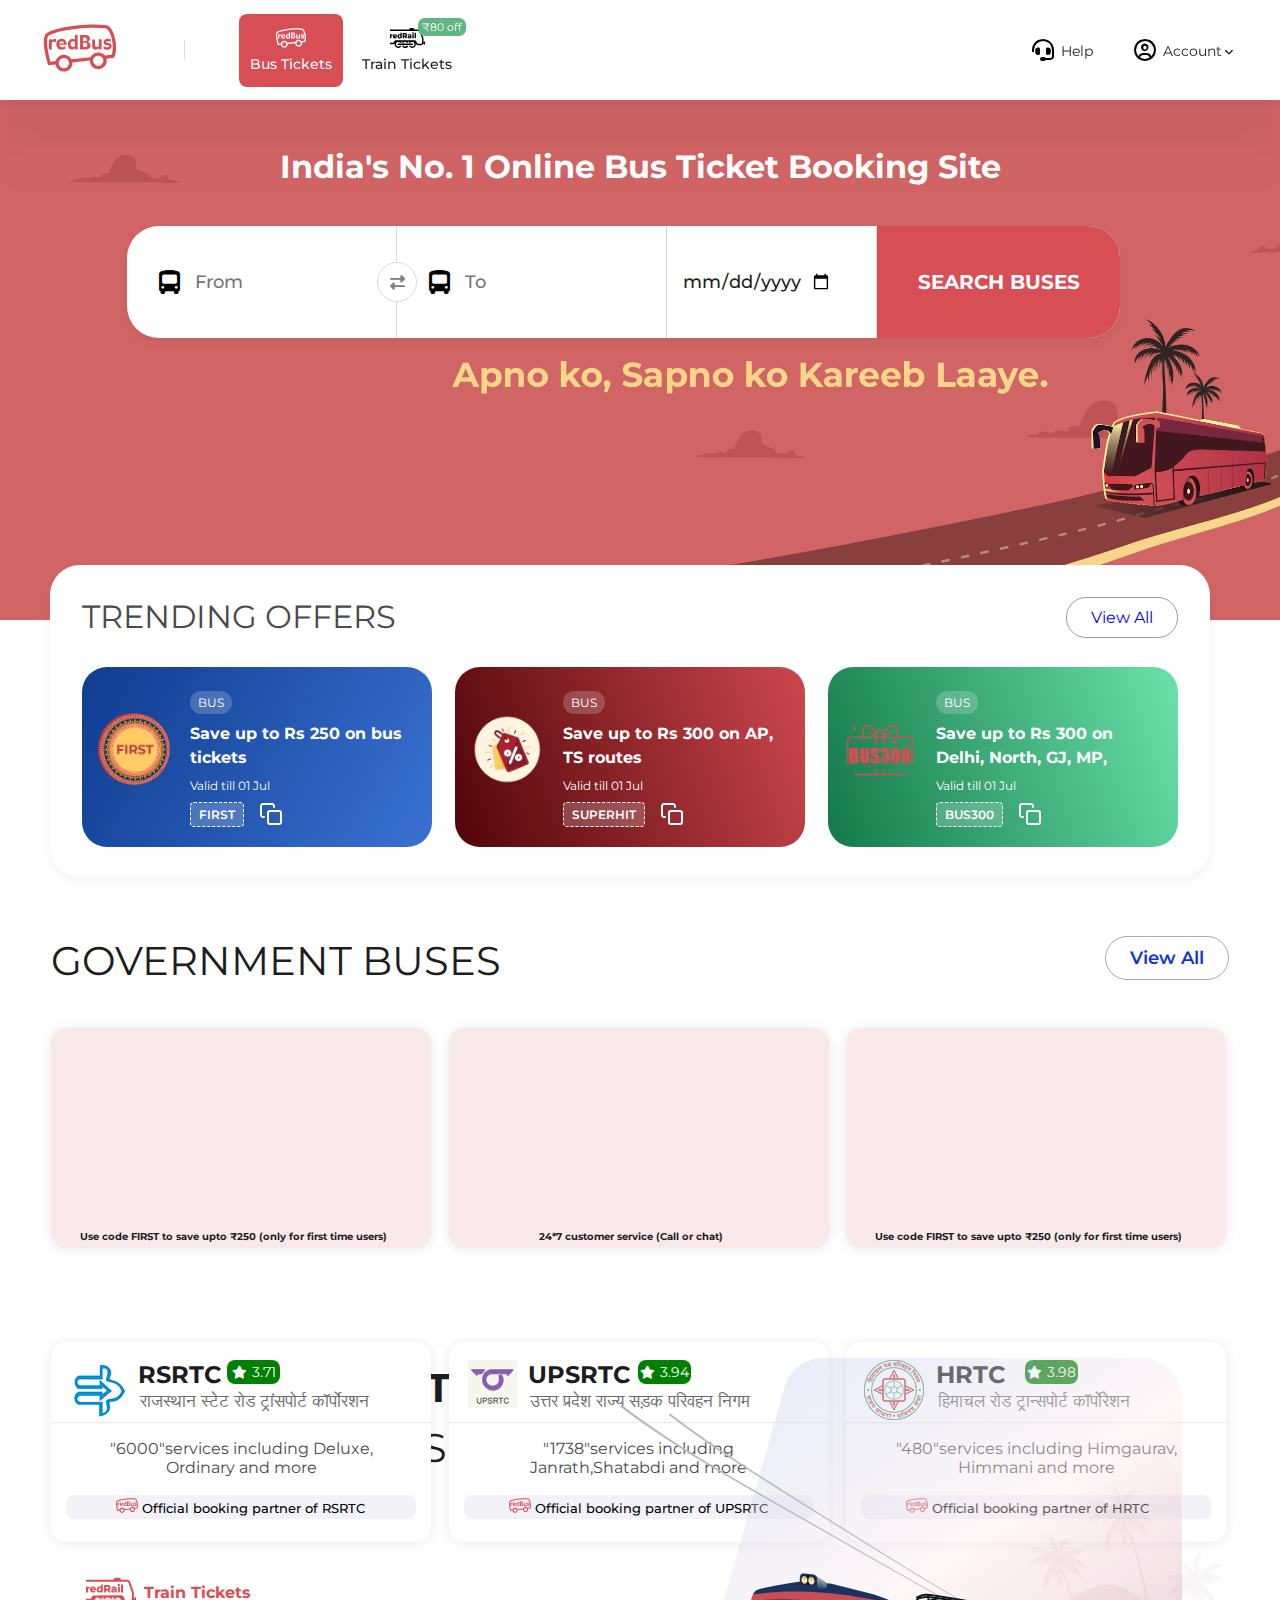
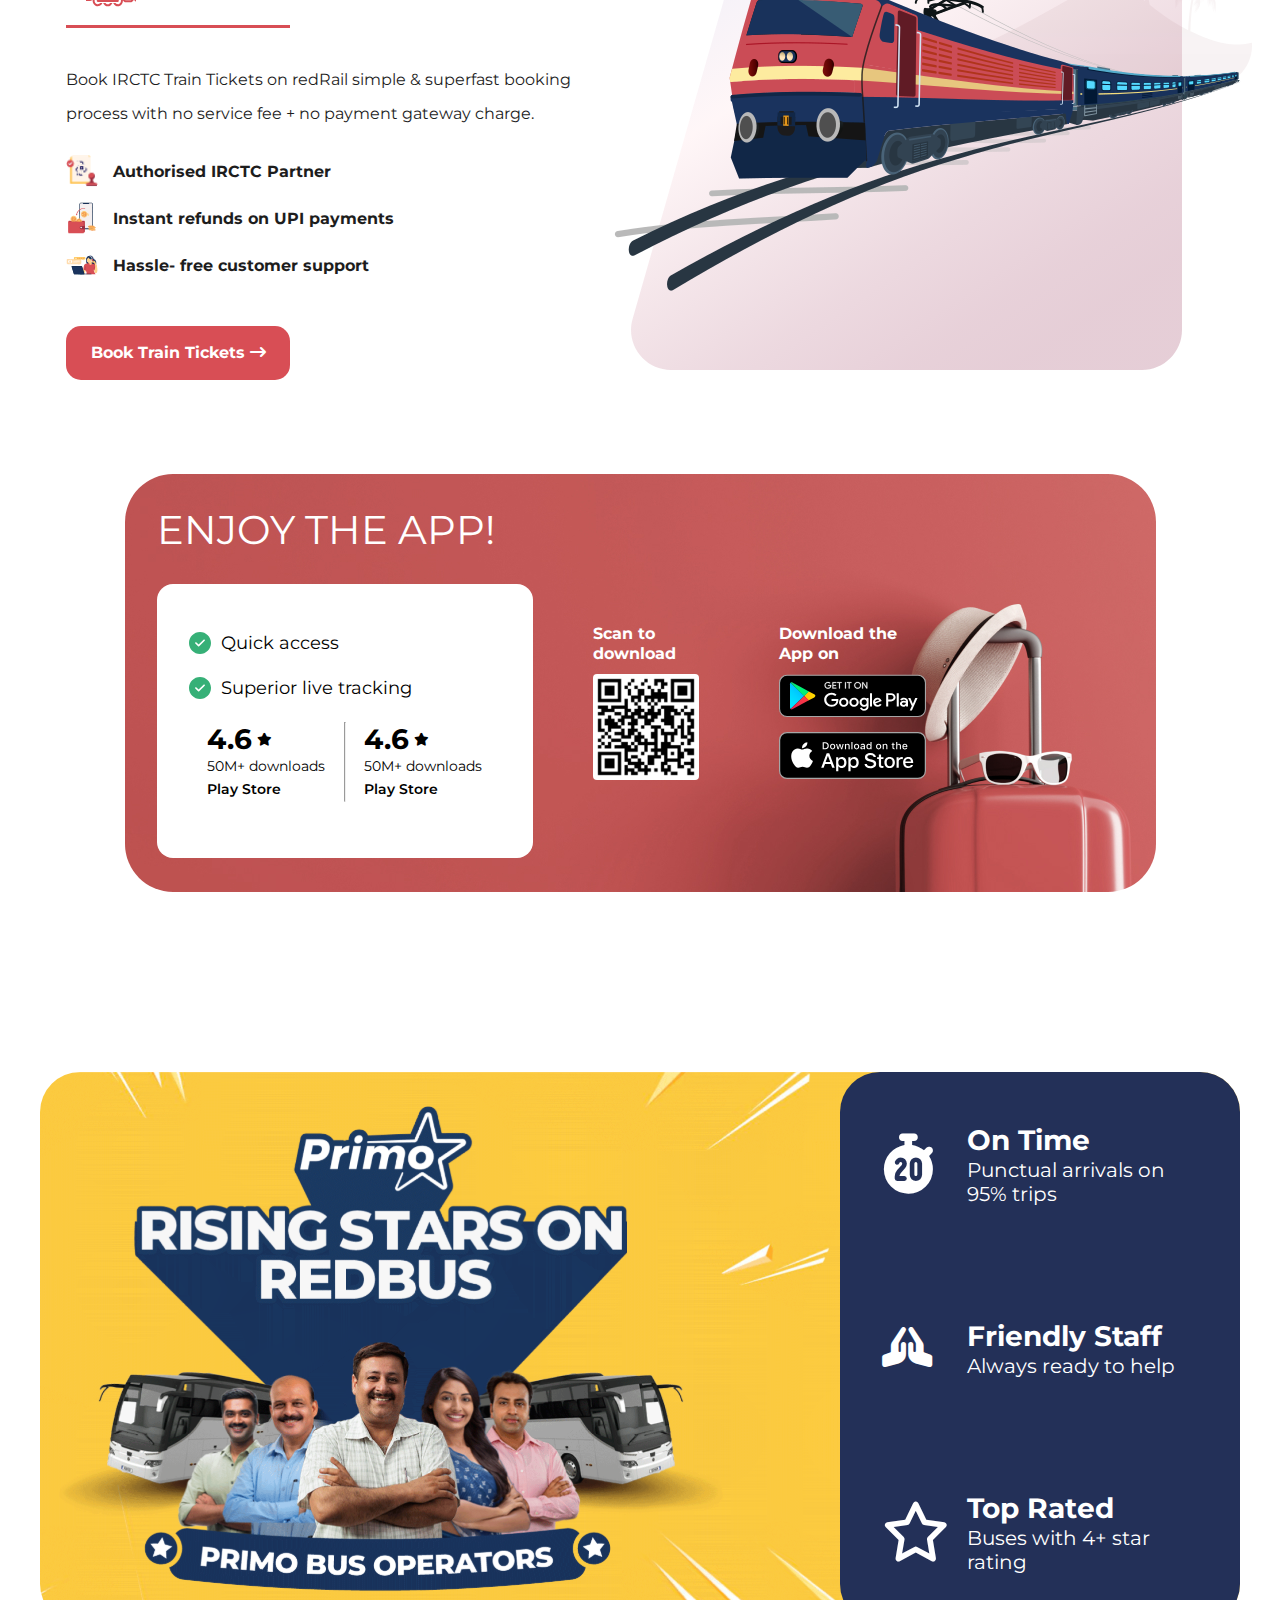
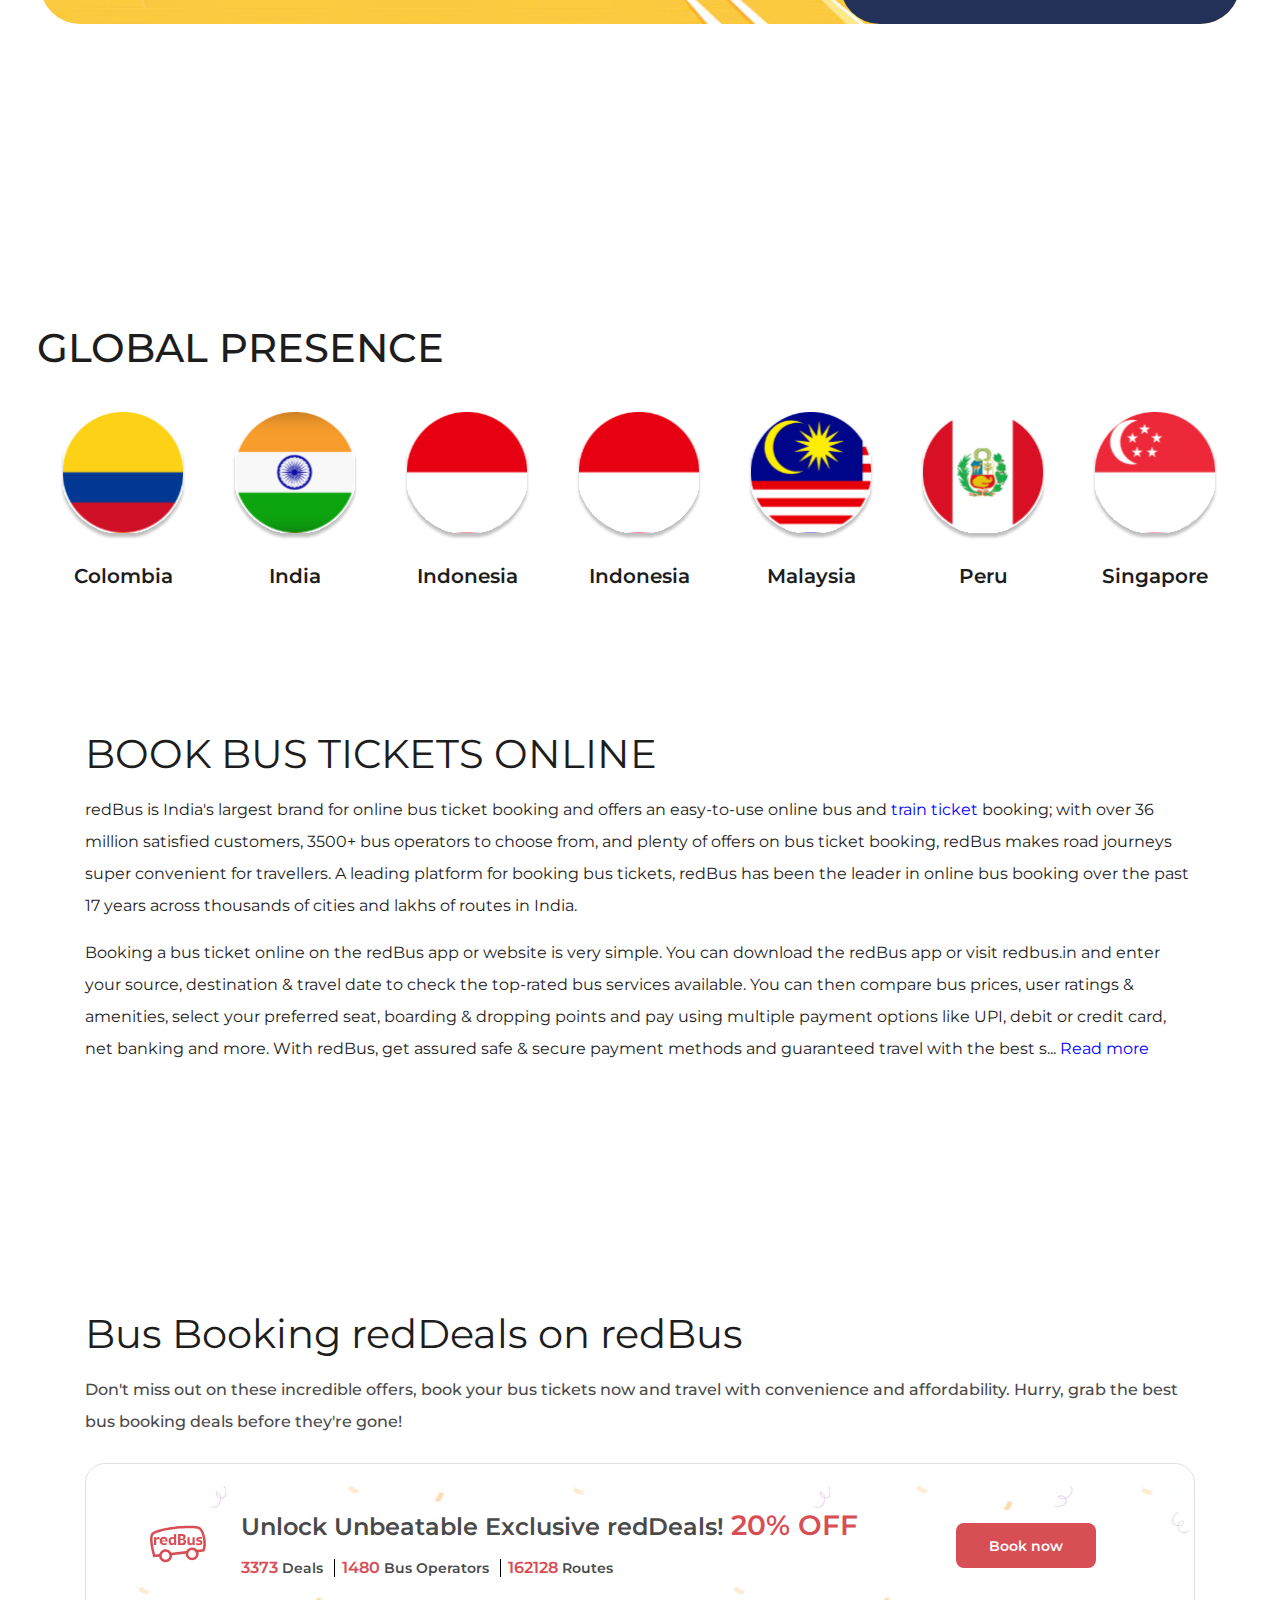
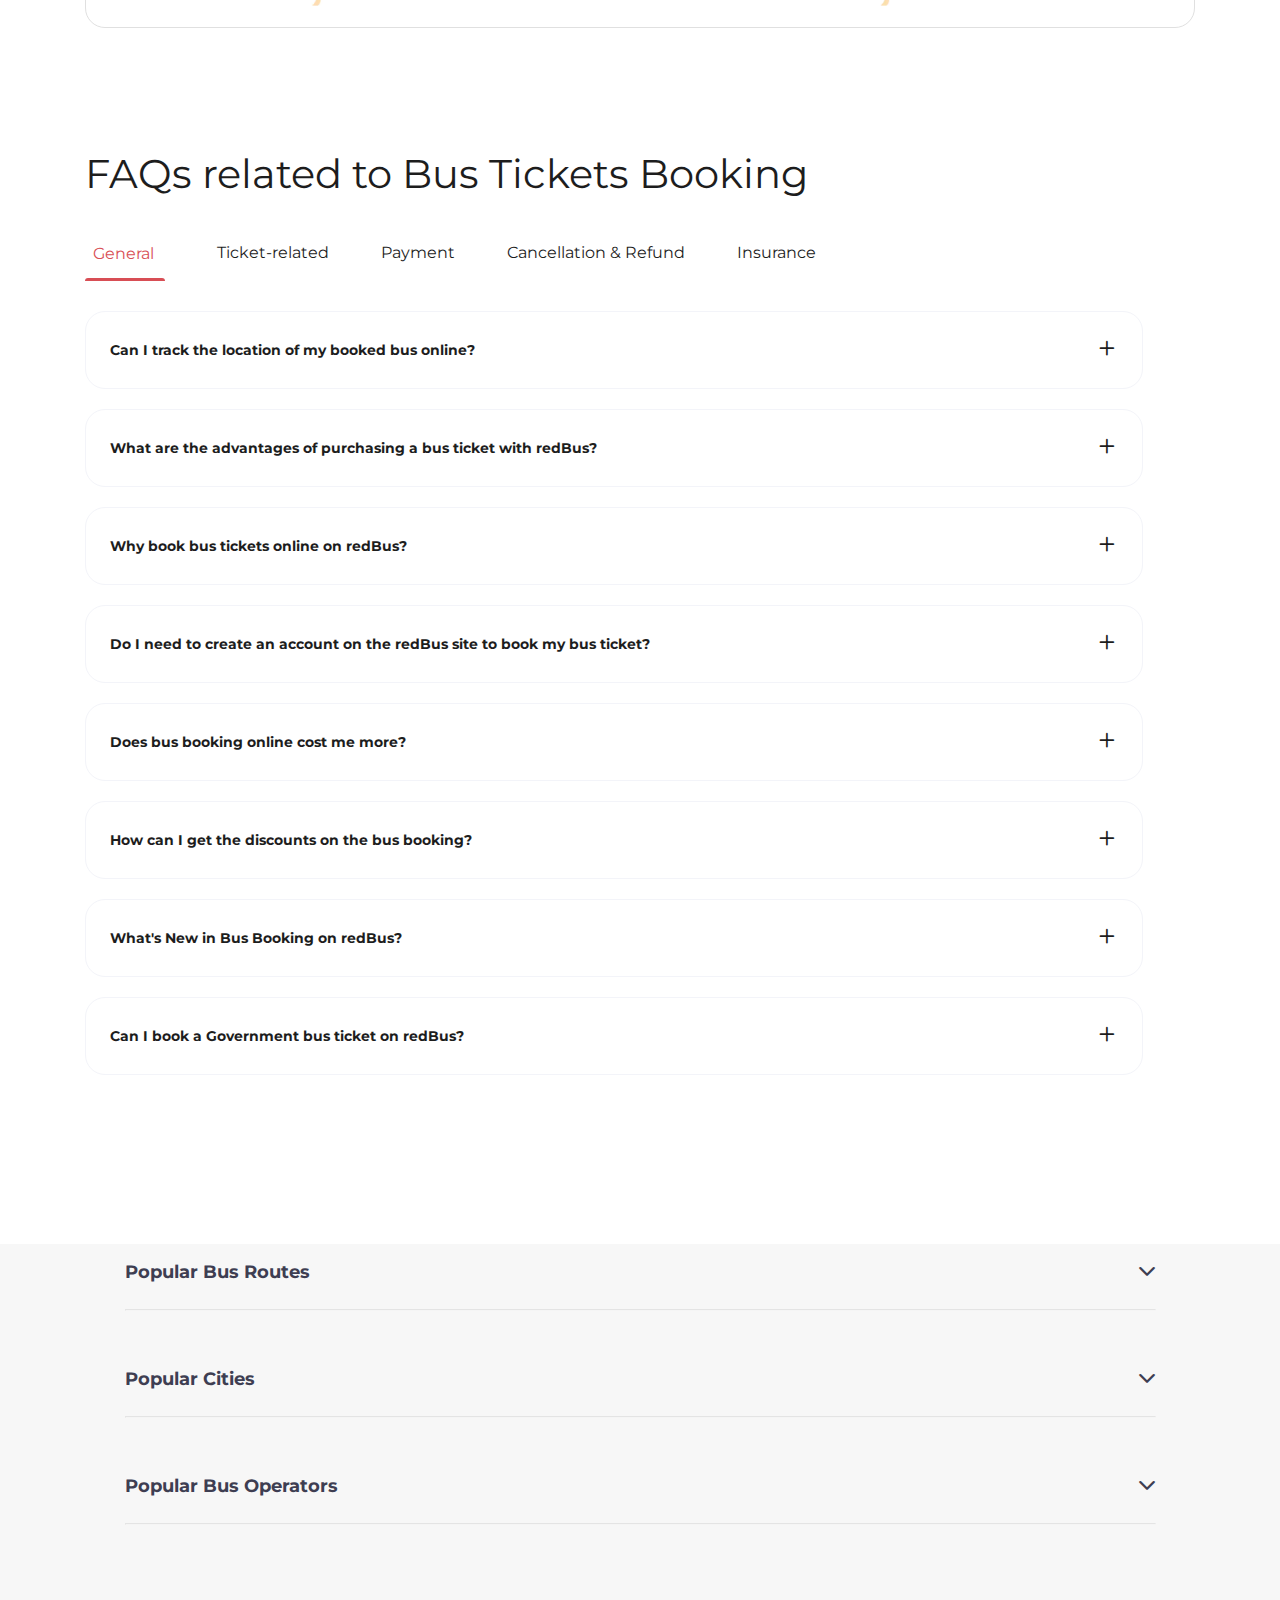
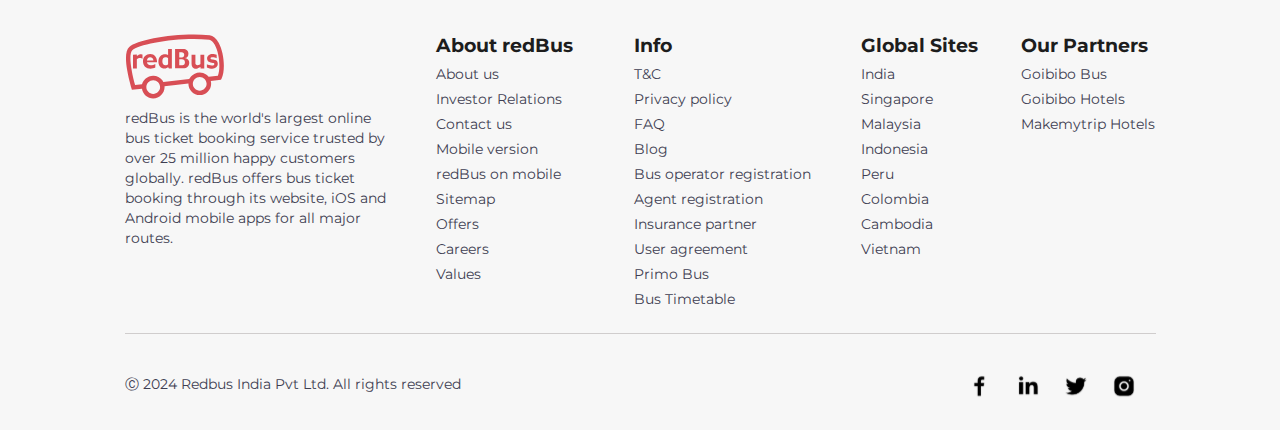
<file: index.html>
<!DOCTYPE html>
<html lang="en">

<head>

    <title>redbus clone</title>
    <link rel="icon" href="fabicon.ico">
    <link rel="stylesheet" href="css/style.css">
    <link rel="stylesheet" href="https://cdnjs.cloudflare.com/ajax/libs/font-awesome/6.5.2/css/all.min.css" />
    
</head>

<body>
    <header>
        <div class="mid-header">
            <a href="index.html"> <img src="Image/rdc-redbus-logo.svg" alt=""></a>
            <div class="vertical-line"></div>
            <!--  -->
            <div class="trainbus-logo">
                <a href="bus.html">
                    <div class="bus-logo">
                       <img src="Image/rdc-redbus-logo.svg" alt="">
                        <div> Bus Tickets</div>
                    </div>
                </a>
                <a href="railway.html">
                    <div class="train-logo">
                        <img src="Image/rail_vertical.svg" alt="">
                        <div> Train Tickets</div>
                        <span>₹80 off</span>
                    </div>
                </a>
            </div>
            <!-- end -->
            <div class="icon-box">

                <a class="headphone" href="">
                    <div class="help-icon">
                        <i class="fa-solid fa-headset"></i>
                        <span>Help</span>
                    </div>
                </a>

                <a class="Account" href="">
                    <div class="account-icon">
                        <i class="fa-regular fa-circle-user"></i>
                        <span>Account</span>
                        <i style="position: absolute;top: 14px;right: 7px;font-size: 9px;"
                            class="fa-solid fa-chevron-down"></i>
                    </div>
                </a>
            </div>



        </div>






    </header>
    <section>
        <div class="section-of-image">

            <div class="image-background">
                <h1> India's No. 1 Online Bus Ticket Booking Site</h1>
                <!--  -->
                <br>
                <br>
                <br>
                <br>

                <div class="form-box">
                    <div class="box1">
                        <label for=""><i style="cursor: pointer;" class="fa-solid fa-bus-simple"></i></label>
                        <input autofocus required placeholder="From" type="text">
                    </div>
                    <div class="box1">
                        <label for=""><i style="cursor: pointer;" class="fa-solid fa-bus-simple"></i></label>
                        <input required placeholder="To" type="text">
                    </div>
                    <div style="width: 210px; padding-left: 15px;" class="box1">
                        <input required placeholder="To" type="date">
                    </div>
                    <div class="search-buses">
                        <button type="reset" id="search_button">SEARCH BUSES</button>
                    </div>



                    <div class="arrow-button">
                        <a href=""> <i style="font-size: 15px;color:gray;" class="fa-solid fa-right-left"></i></a>
                    </div>



                </div>


            </div>
            <!-- end -->
            <div class="discount-box">
                <div>
                    <div class="trading-offer">TRENDING OFFERS</div>
                    <a class="aner" href="https://www.redbus.in/info/OfferTerms" target="_blank"
                        class="OfferSection__ViewAllText-sc-16xojcc-1 eVcjqm">View All</a>
                </div>

                <div class="discount-coupun">
                    <div class="boxes boxes1">
                        <div><img style="border-radius: 50%; width: 72px;margin-top: 30px;" src="Image/tile-80X80.png"
                                alt=""></div>

                        <div class="copy-link">
                            <div>BUS</div>
                            <div>Save up to Rs 250 on bus tickets</div>
                            <div>Valid till 01 Jul</div>
                            <div>FIRST</div>
                            <img src="Image/copy.svg" alt="">
                        </div>


                    </div>
                    <!--  -->
                    <div class="boxes boxes2">
                        <div><img style="border-radius: 50%; width: 72px;margin-top: 30px;" src="Image/SUPERHIT.png"
                                alt=""></div>

                        <div class="copy-link">
                            <div>BUS</div>
                            <div> Save up to Rs 300 on AP, TS routes</div>
                            <div>Valid till 01 Jul</div>
                            <div>SUPERHIT</div>
                            <img src="Image/copy.svg" alt="">
                        </div>


                    </div>
                    <!-- end -->
                    <div class="boxes boxes3">
                        <div><img style="border-radius: 50%; width: 72px;margin-top: 30px;" src="Image/80x801.png"
                                alt=""></div>

                        <div class="copy-link">
                            <div>BUS</div>
                            <div> Save up to Rs 300 on Delhi, North, GJ, MP,</div>
                            <div>Valid till 01 Jul</div>
                            <div>BUS300</div>
                            <img src="Image/copy.svg" alt="">
                        </div>


                    </div>






                </div>



            </div>
        </div>
        <!-- end -->
        <div class="government-buses">
            <div style="height: 92px;">
                <h1>Government Buses</h1>
                <a href="https://www.redbus.in/online-booking/rtc-directory" target="_blank">View All</a>
            </div>
            <!--  -->
            <div class="box-header">
                <div class="boxof-1">
                    <div class="sceme">
                        <div style="width: 54px; height: 54px;"><img src="Image/15499.png" alt=""></div>
                        <div style="margin-left: 15px;">
                            <h1>RSRTC</h1>
                            <div class="green-mini">
                                <i class="fa-solid fa-star"></i>
                                <span style="color: white;font-size: 14px;">3.71</span>

                            </div>
                            <div class="hindi">राजस्थान स्टेट रोड ट्रांसपोर्ट कॉर्पोरशन</div>
                        </div>
                    </div>
                    <!-- end -->
                    <hr>
                    <div class="english-text">"6000"services including Deluxe,<br> Ordinary and more</div>
                    <div class="bottom-box">
                        <div
                            style="width: 250px;padding-bottom: 7px; gap: 7px;font-weight: 500; height: 100%; margin: auto;">

                            <img style="width: 22px;margin-top: 3px;" src="Image/rdc-redbus-logo.svg" alt="">
                            <span style="font-size: 13px;">Official booking partner of RSRTC</span>




                        </div>
                    </div>






                </div>
                <!-- end -->
                <div class="boxof-1">
                    <div class="sceme">
                        <div style="width: 54px; height: 54px;"><img src="Image/11044.png" alt=""></div>
                        <div style="margin-left: 7px;">
                            <h1 style="margin-right: 8px;">UPSRTC</h1>
                            <div class="green-mini">
                                <i class="fa-solid fa-star"></i>
                                <span style="color: white;font-size: 14px;">3.94</span>

                            </div>
                            <div class="hindi">उत्तर प्रदेश राज्य सड़क परिवहन निगम</div>
                        </div>
                    </div>
                    <!-- end -->
                    <hr>
                    <div class="english-text">"1738"services including <br> Janrath,Shatabdi and more</div>
                    <div class="bottom-box">
                        <div
                            style="width: 260px;padding-bottom: 7px; gap: 7px;font-weight: 500; height: 100%; margin: auto;">

                            <img style="width: 22px;margin-top: 3px;" src="Image/rdc-redbus-logo.svg" alt="">
                            <span style="font-size: 13px;">Official booking partner of UPSRTC</span>




                        </div>
                    </div>

                </div>
                <!-- end -->
                <div class="boxof-1">
                    <div class="sceme">
                        <div style="width: 54px; height: 54px;"><img src="Image/16227.png" alt=""></div>
                        <div style="margin-left: 18px;">
                            <h1>HRTC</h1>
                            <div class="green-mini">
                                <i class="fa-solid fa-star"></i>
                                <span style="color: white;font-size: 14px;">3.98</span>

                            </div>
                            <div class="hindi">हिमाचल रोड ट्रान्सपोर्ट कॉर्पोरेशन</div>
                        </div>
                    </div>
                    <!-- end -->
                    <hr>
                    <div class="english-text">"480"services including Himgaurav,<br> Himmani and more</div>
                    <div class="bottom-box">
                        <div
                            style="width: 260px;padding-bottom: 7px; gap: 7px;font-weight: 500; height: 100%; margin: auto;">

                            <img style="width: 22px;margin-top: 3px;" src="Image/rdc-redbus-logo.svg" alt="">
                            <span style="font-size: 13px;">Official booking partner of HRTC</span>




                        </div>
                    </div>

                </div>
            </div>
            <!--  -->
            <div class="box-header2">
                <div class="boxof-2">
                    <h2>Use code FIRST to save upto ₹250 (only for first time users)</h2>


                </div>
                <div class="boxof-2">
                    <h2>24*7 customer service (Call or chat)</h2>
                </div>
                <div class="boxof-2">
                    <h2>Use code FIRST to save upto ₹250 (only for first time users)</h2>
                </div>
            </div>




        </div>
        <!-- end gov buses -->
        <div class="railimg-opoint">
            <div class="left-railtext">
                <div class="now-get">
                    <h2>
                        NOW,
                        <b>GET MORE THAN JUST BUS</b>
                        TICKETS WITH REDBUS!
                    </h2>
                </div>
                <!--  -->
                <div class="small-box">
                    <img style="width: 50px;height: 48px;margin-left: 20px;" src="Image/rail_vertical.svg" alt="">
                    <div style="color:rgb(216, 78, 85);font-size: 16px;font-weight: 700;margin-top: 15px;">Train Tickets
                    </div>
                </div>
                <!--  -->
                <div class="authorisd">
                    <div class="text-light">Book IRCTC Train Tickets on redRail simple & superfast booking process with
                        no service fee + no payment gateway charge.</div>

                    <!--  -->
                    <div class="text-img1">
                        <img src="Image/railAuthorized.png" alt="">
                        <strong>Authorised IRCTC Partner</strong>
                    </div>
                    <!--  -->
                    <div class="text-img1">
                        <img src="Image/railHasslefree.svg" alt="">
                        <strong>Instant refunds on UPI payments</strong>
                    </div>
                    <!--  -->
                    <div class="text-img1">
                        <img src="Image/railrefunds.svg" alt="">
                        <strong>Hassle- free customer support</strong>
                    </div>
                    <!--  -->
                    <button style="width: 224px;height: 54px;border-radius: 15px;margin-top: 30px;font-size: 16px;">Book
                        Train Tickets <i class="fa-solid fa-arrow-right-long"></i></button>
                    <!--  -->






                </div>




            </div>
            <!--  -->
            <div class="rightimg-text">
                <img src="Image/aboutUsImg.svg" alt="">
                <img src="Image/railPop.png" alt="">
            </div>

        </div>
        <!-- end of the traintext  -->
        <div class="travelling-sect">
            <div class="enjoy-app">ENJOY THE APP!</div>
            <div class="scanner">
                <div class="quick-acces">
                    <div class="tick-sign">
                        <img src="Image/tick.svg" alt="">
                        <p>Quick access</p>
                    </div>
                    <div class="tick-sign">
                        <img src="Image/tick.svg" alt="">
                        <p>Superior live tracking</p>
                    </div>
                    <!--  -->
                    <div class="downloader-50m">
                        <div class="leftrating">
                            <div>4.6
                                <i style="font-size: 13px;" class="fa-solid fa-star"></i>
                            </div>
                            <text style="font-weight: 400;font-size: 14px;">50M+ downloads</text><br>
                            <div style="margin-top: 5px;"> <b style="font-weight: 600;font-size: 14px;"> Play Store</b>
                            </div>



                        </div>
                        <!--  -->
                        <hr style="height: 80px;opacity: 3.5;">
                        <!--  -->
                        <div class="leftrating">
                            <div>4.6
                                <i style="font-size: 13px;" class="fa-solid fa-star"></i>
                            </div>
                            <text style="font-weight: 400;font-size: 14px;">50M+ downloads</text><br>
                            <div style="margin-top: 5px;"> <b style="font-weight: 600;font-size: 14px;"> Play Store</b>
                            </div>



                        </div>



                    </div>




                </div>
                <!-- quick acces end -->
                <div class="playstoreapple">
                    <div class="text-scan">
                        Scan to download
                        <img style="margin-top: 10px;" src="Image/qrCode.svg" alt="">
                    </div>
                    <!--  -->
                    <div class="text-scan2">
                        Download the App on
                        <a href="https://play.google.com/store/apps/details?id=in.redbus.android&hl=en_IN&gl=US&pli=1"><img
                                style="margin-top: 10px;" src="Image/playStore.svg" alt=""></a>
                        <a href="https://apps.apple.com/in/app/redbus-book-bus-train-tickets/id733712604"><img
                                style="margin-top: 10px;" src="Image/appStore.svg" alt=""></a>
                    </div>






                </div>
            </div>
        </div>
        <!-- end travelling bag image sectio end -->
        <div class="rising-star">
            <div class="blue-back">
                <div class="stopwatch-icon">
                    <div style="width: 60px;"><i style="font-size: 60px;color: #fff;"
                            class="fa-solid fa-stopwatch-20"></i></div>
                    <div>
                        <div>On Time</div>
                        <div style="font-size: 20px;font-weight: 400;line-height: 24px;">Punctual arrivals on <br> 95%
                            trips</div>
                    </div>


                </div>
                <!--  -->
                <div class="stopwatch-icon">
                    <div style="width: 60px;"><i style="font-size: 40px;color: #fff;"
                            class="fa-solid fa-hands-praying"></i></div>
                    <div>
                        <div>Friendly Staff</div>
                        <div style="font-size: 20px;font-weight: 400;line-height: 24px;">Always ready to help</div>
                    </div>


                </div>
                <!--  -->
                <div class="stopwatch-icon">
                    <div style="width: 60px;"><i style="font-size: 60px;color: #fff;" class="fa-regular fa-star"></i>
                    </div>
                    <div>
                        <div>Top Rated</div>
                        <div style="font-size: 20px;font-weight: 400;line-height: 24px;">Buses with 4+ star rating</div>
                    </div>


                </div>
                <!--  -->






            </div>


        </div>
        <!-- rising star image colm end -->

        <div class="flags-row">
            <div>GLOBAL PRESENCE</div>
            <div class="many-flags">
                <div class="flag1">
                    <img style="width: 128px;" src="Image/Colombia.svg" alt="">
                    <span>Colombia</span>
                </div>
                <!--  -->
                <div class="flag1">
                    <img style="width: 128px;" src="Image/India.svg" alt="">
                    <span>India</span>
                </div>
                <!--  -->
                <div class="flag1">
                    <img style="width: 128px;" src="Image/Indonesia.svg" alt="">
                    <span>Indonesia</span>
                </div>
                <!--  -->
                <div class="flag1">
                    <img style="width: 128px;" src="Image/Indonesia.svg" alt="">
                    <span>Indonesia</span>
                </div>
                <!--  -->
                <div class="flag1">
                    <img style="width: 128px;" src="Image/Malaysia.svg" alt="">
                    <span>Malaysia</span>
                </div>
                <!--  -->
                <div class="flag1">
                    <img style="width: 128px;" src="Image/Peru.svg" alt="">
                    <span>Peru</span>
                </div>
                <!--  -->
                <div class="flag1">
                    <img style="width: 128px;" src="Image/Singapore.svg" alt="">
                    <span>Singapore</span>
                </div>






            </div>

        </div>
        <!-- flag section end -->
        <div class="tickets-online">
            <div class="heading-loader">BOOK BUS TICKETS ONLINE</div>

            <div class="about-section">
                <p>redBus is India's largest brand for online bus ticket booking and offers an easy-to-use online bus
                    and <a style="color: blue;" href=""> train ticket</a> booking; with over 36 million satisfied
                    customers, 3500+ bus operators to choose from, and plenty of offers on bus ticket booking, redBus
                    makes road journeys super convenient for travellers. A leading platform for booking bus tickets,
                    redBus has been the leader in online bus booking over the past 17 years across thousands of cities
                    and lakhs of routes in India.</p>

                <p style="margin-top: 15px;">Booking a bus ticket online on the redBus app or website is very simple.
                    You can download the redBus app or visit redbus.in and enter your source, destination & travel date
                    to check the top-rated bus services available. You can then compare bus prices, user ratings &
                    amenities, select your preferred seat, boarding & dropping points and pay using multiple payment
                    options like UPI, debit or credit card, net banking and more. With redBus, get assured safe & secure
                    payment methods and guaranteed travel with the best s... <a style="color: blue;" href=""> Read
                        more</a></p>



            </div>
        </div>
        <!--  -->
        <div style=" margin-top: 180px;" class="tickets-online">
            <div class="heading-loader">Bus Booking redDeals on redBus</div>
            <p style="font-size: 1rem;
            font-weight: 500;
            line-height: 2rem;color: #4a4a4a;">Don't miss out on these incredible offers, book your bus tickets now and
                travel with convenience and affordability. Hurry, grab the best bus booking deals before they're gone!
            </p>
            <!--  -->

            <div class="unbeatable">
                <div>
                    <img src="Image/rdc-redbus-logo.svg" alt="">
                </div>
                <div class="exculisve">
                    <div>Unlock Unbeatable Exclusive
                        redDeals!
                        <span style="color: #d84e55;font-size: 1.75rem;"> 20% OFF</span>
                    </div>
                    <p>
                        <span style="color: #d84e55;font-size: 1rem;">3373</span>
                        Deals
                        <span style="border-right: 1px solid #000;
                          margin: 0 .5em;color: #4a4a4a;font-size: 14px;"></span>
                        <!--  -->
                        <span style="color: #d84e55;font-size: 1rem;">1480</span>
                        Bus Operators
                        <span style="border-right: 1px solid #000;
                          margin: 0 .5em;color: #4a4a4a;font-size: 14px;"></span>
                        <!--  -->
                        <span style="color: #d84e55;font-size: 1rem;">162128</span>
                        Routes
                    </p>
                </div>
                <button class="button-red">Book now</button>
            </div>
        </div>
        <!-- mid ceneter end -->


        <div class="last-sectionpoint">
            <div class="heading-loader">FAQs related to Bus Tickets Booking</div>
            <div class="contant5">
                <div class="general">
                    <div>General</div>
                    <div></div>
                </div>
                <!--  -->
                <div class="ticket-related">
                    <div>Ticket-related</div>
                    <div class="hoverline"></div>
                </div>
                <!--  -->
                <div class="ticket-related">
                    <div>Payment </div>
                    <div class="hoverline"></div>
                </div>
                <!--  -->
                <div class="ticket-related">
                    <div>Cancellation & Refund</div>
                    <div class="hoverline"></div>
                </div>
                <!--  -->
                <div class="ticket-related">
                    <div>Insurance</div>
                    <div class="hoverline"></div>
                </div>
            </div>
            <!-- containt5 end -->
            <div class="booked-bus">
                <div style="width:1005px;height: 20px;">
                    <span style="float: left;">Can I track the location of my booked bus online?</span>
                    <i style="float: right;font-size: 18px;font-weight: 400;line-height: 1;"
                        class="fa-solid fa-plus"></i>
                </div>
            </div>
            <!--  -->
            <div class="booked-bus">
                <div style="width:1005px;height: 20px;">
                    <span style="float: left;">What are the advantages of purchasing a bus ticket with redBus?</span>
                    <i style="float: right;font-size: 18px;font-weight: 400;line-height: 1;"
                        class="fa-solid fa-plus"></i>
                </div>
            </div>
            <!--  -->
            <div class="booked-bus">
                <div style="width:1005px;height: 20px;">
                    <span style="float: left;">Why book bus tickets online on redBus?</span>
                    <i style="float: right;font-size: 18px;font-weight: 400;line-height: 1;"
                        class="fa-solid fa-plus"></i>
                </div>
            </div>
            <!--  -->
            <div class="booked-bus">
                <div style="width:1005px;height: 20px;">
                    <span style="float: left;">Do I need to create an account on the redBus site to book my bus
                        ticket?</span>
                    <i style="float: right;font-size: 18px;font-weight: 400;line-height: 1;"
                        class="fa-solid fa-plus"></i>
                </div>
            </div>
            <!--  -->
            <div class="booked-bus">
                <div style="width:1005px;height: 20px;">
                    <span style="float: left;">Does bus booking online cost me more?</span>
                    <i style="float: right;font-size: 18px;font-weight: 400;line-height: 1;"
                        class="fa-solid fa-plus"></i>
                </div>
            </div>
            <!--  -->
            <div class="booked-bus">
                <div style="width:1005px;height: 20px;">
                    <span style="float: left;">How can I get the discounts on the bus booking?</span>
                    <i style="float: right;font-size: 18px;font-weight: 400;line-height: 1;"
                        class="fa-solid fa-plus"></i>
                </div>
            </div>
            <!--  -->
            <div class="booked-bus">
                <div style="width:1005px;height: 20px;">
                    <span style="float: left;">What's New in Bus Booking on redBus?</span>
                    <i style="float: right;font-size: 18px;font-weight: 400;line-height: 1;"
                        class="fa-solid fa-plus"></i>
                </div>
            </div>
            <!--  -->
            <div class="booked-bus">
                <div style="width:1005px;height: 20px;">
                    <span style="float: left;">Can I book a Government bus ticket on redBus?</span>
                    <i style="float: right;font-size: 18px;font-weight: 400;line-height: 1;"
                        class="fa-solid fa-plus"></i>
                </div>
            </div>

        </div>
    </section>
    <!-- section point end -->
    <footer>
        <div class="line-oneframe">
            <div class="routes">
                <span style="float: left;">Popular Bus Routes</span>
                <i style="float: right;" class="fa-solid fa-chevron-down"></i>
            </div>
            <hr>
            <!--  -->
            <div class="routes">
                <span style="float: left;">Popular Cities</span>
                <i style="float: right;" class="fa-solid fa-chevron-down"></i>
            </div>
            <hr>
            <!--  -->
            <div class="routes">
                <span style="float: left;">Popular Bus Operators</span>
                <i style="float: right;" class="fa-solid fa-chevron-down"></i>
            </div>
            <hr>




        </div>
        <!-- line-oneframe end -->
        <div class="enquairy-end">
            <div class="buslogo-enquairy">
                <img style="width: 100px;height: 65px;margin-bottom: 5px" src="Image/rdc-redbus-logo.svg" alt="">
                <div class="footer_text">redBus is the world's largest online bus ticket booking service trusted by over
                    25 million happy customers globally. redBus offers bus ticket booking through its website, iOS and
                    Android mobile apps for all major routes.</div>
            </div>
            <!--  -->
            <div class="aboutred-bus">
                <h3 style="margin-bottom: 7px;font-size: 19px;">About redBus</h3>
                <div class="ancertag">
                    <div class="bbbxxb"> <a href=""> About us</a></div>
                    <div class="bbbxxb"> <a href="">Investor Relations</a></div>
                    <div class="bbbxxb"> <a href="">Contact us</a></div>
                    <div class="bbbxxb"> <a href="">Mobile version</a></div>
                    <div class="bbbxxb"> <a href="">redBus on mobile</a></div>
                    <div class="bbbxxb"> <a href="">Sitemap</a></div>
                    <div class="bbbxxb"> <a href="">Offers</a></div>
                    <div class="bbbxxb"> <a href="">Careers</a></div>
                    <div class="bbbxxb"> <a href="">Values</a></div>
                 </div>
                </div>
                <!--  -->
                <div style="width: 188px;height: 300px;" class="aboutred-bus">
                    <h3 style="margin-bottom: 7px;font-size: 19px;">Info</h3>
                    <div class="ancertag">
                        <div class="bbbxxb"> <a href=""> T&C</a></div>
                        <div class="bbbxxb"> <a href="">Privacy policy</a></div>
                        <div class="bbbxxb"> <a href="">FAQ</a></div>
                        <div class="bbbxxb"> <a href="">Blog</a></div>
                        <div class="bbbxxb"> <a href="">Bus operator registration</a></div>
                        <div class="bbbxxb"> <a href="">Agent registration</a></div>
                        <div class="bbbxxb"> <a href="">Insurance partner</a></div>
                        <div class="bbbxxb"> <a href="">User agreement</a></div>
                        <div class="bbbxxb"> <a href="">Primo Bus</a></div>
                        <div class="bbbxxb"> <a href="">Bus Timetable</a></div>
                     </div>
                    </div>
                    <!--  -->
                    <div style="width: 120px;" class="aboutred-bus">
                        <h3 style="margin-bottom: 7px;font-size: 19px;">Global Sites</h3>
                        <div class="ancertag">
                            <div class="bbbxxb"> <a href="">India</a></div>
                            <div class="bbbxxb"> <a href="">Singapore</a></div>
                            <div class="bbbxxb"> <a href="">Malaysia</a></div>
                            <div class="bbbxxb"> <a href="">Indonesia</a></div>
                            <div class="bbbxxb"> <a href="">Peru</a></div>
                            <div class="bbbxxb"> <a href="">Colombia</a></div>
                            <div class="bbbxxb"> <a href="">Cambodia</a></div>
                            <div class="bbbxxb"> <a href="">Vietnam</a></div>
                         </div>
                        </div>
                        <!--  -->
                        <div style="width: 135px;" class="aboutred-bus">
                            <h3 style="margin-bottom: 7px;font-size: 19px;">Our Partners</h3>
                            <div class="ancertag">
                                <div class="bbbxxb"> <a href="">Goibibo Bus</a></div>
                                <div class="bbbxxb"> <a href="">Goibibo Hotels</a></div>
                                <div class="bbbxxb"> <a href="">Makemytrip Hotels</a></div>
                              
                             </div>
                            </div>
                            


        </div>
        <!-- end this page -->
         <div class="social-icons">
            <div>Ⓒ 2024 Redbus India Pvt Ltd. All rights reserved</div>
            <div>
                <a href="https://www.facebook.com/redBus.in/"><img width="24px" src="Image/social_facebook_new.svg" alt=""></a>
                <a href="https://www.linkedin.com/company/redbus_2/?originalSubdomain=in"><img width="24px" src="Image/social_linkedin_new.svg" alt=""></a>
                <a href="https://x.com/redBus_in/"><img width="24px" src="Image/social_twitter_new.svg" alt=""></a>
                <a href="https://www.instagram.com/accounts/login/?next=%2Fredbusindia%2F"><img width="24px" src="Image/social_instagram_new.svg" alt=""></a>
            </div>
         </div>
         <!--  -->
       








    </footer>

</body>

</html>
</file>
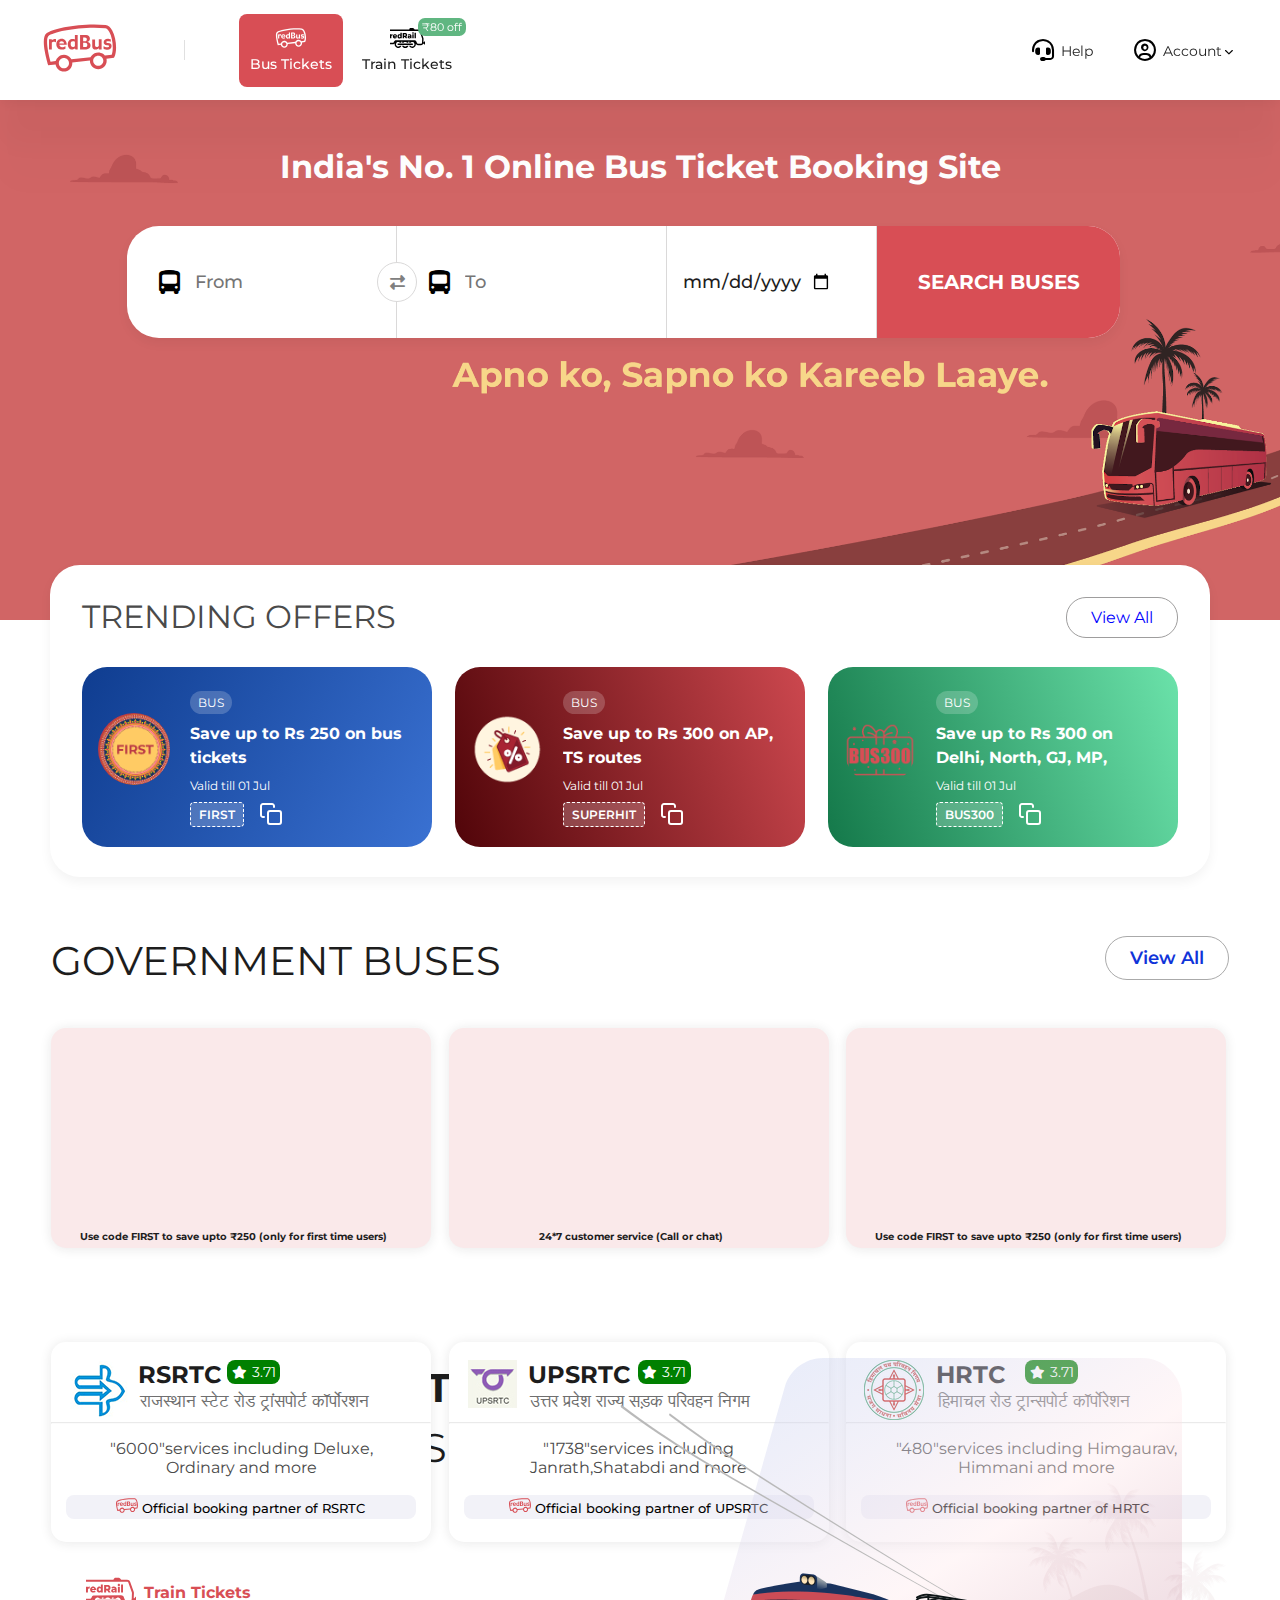
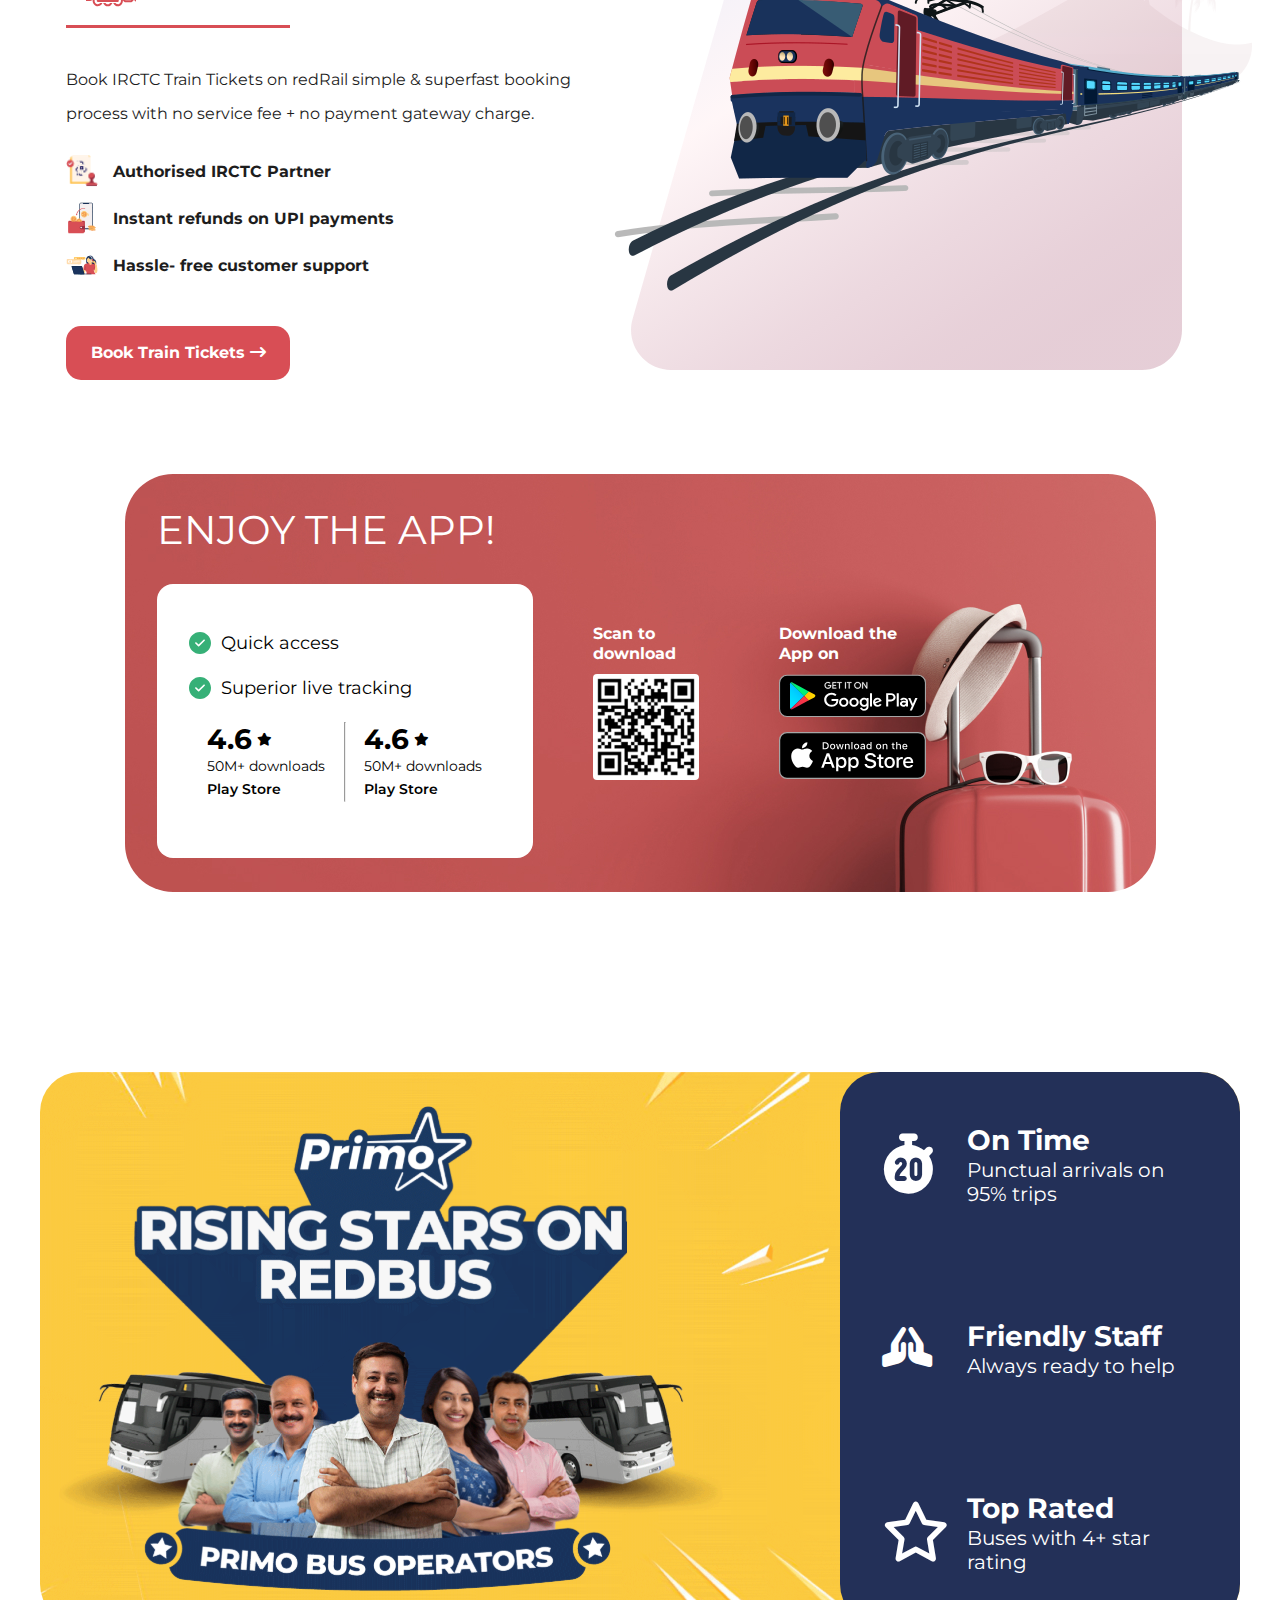
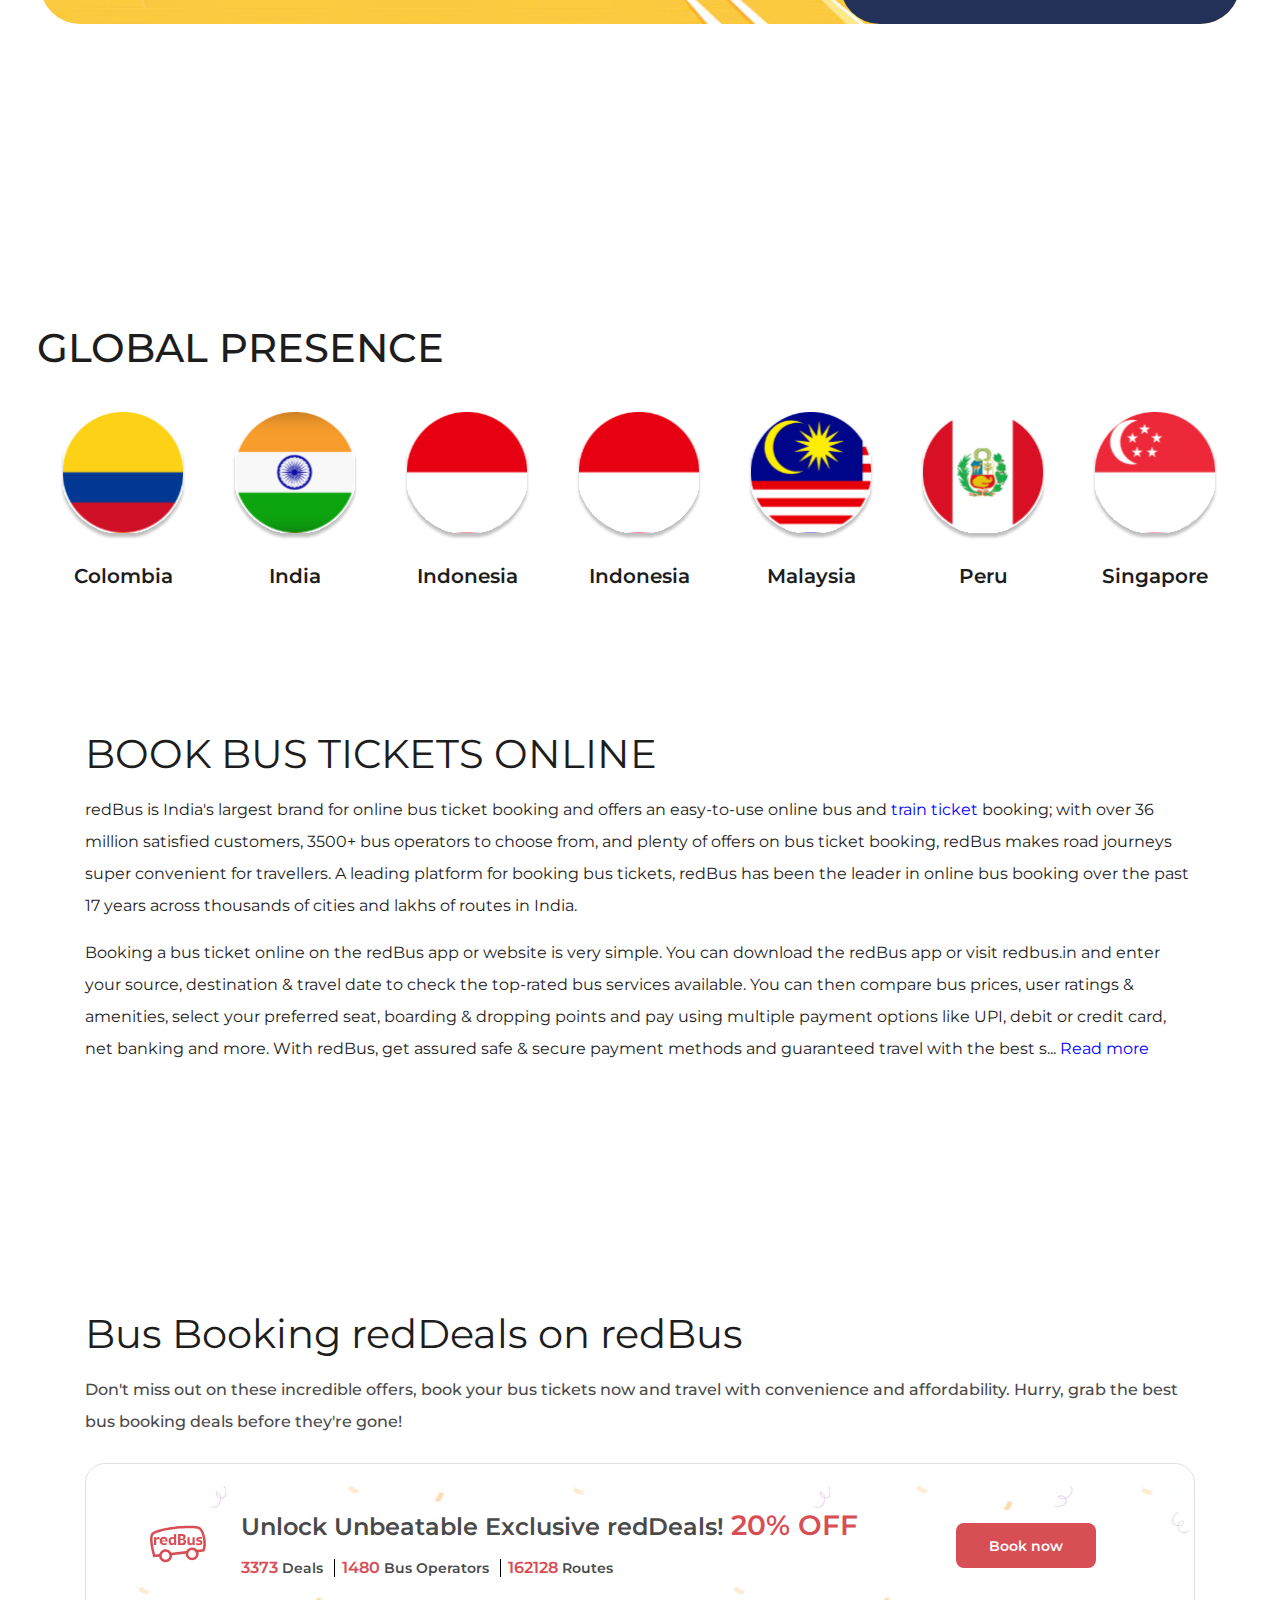
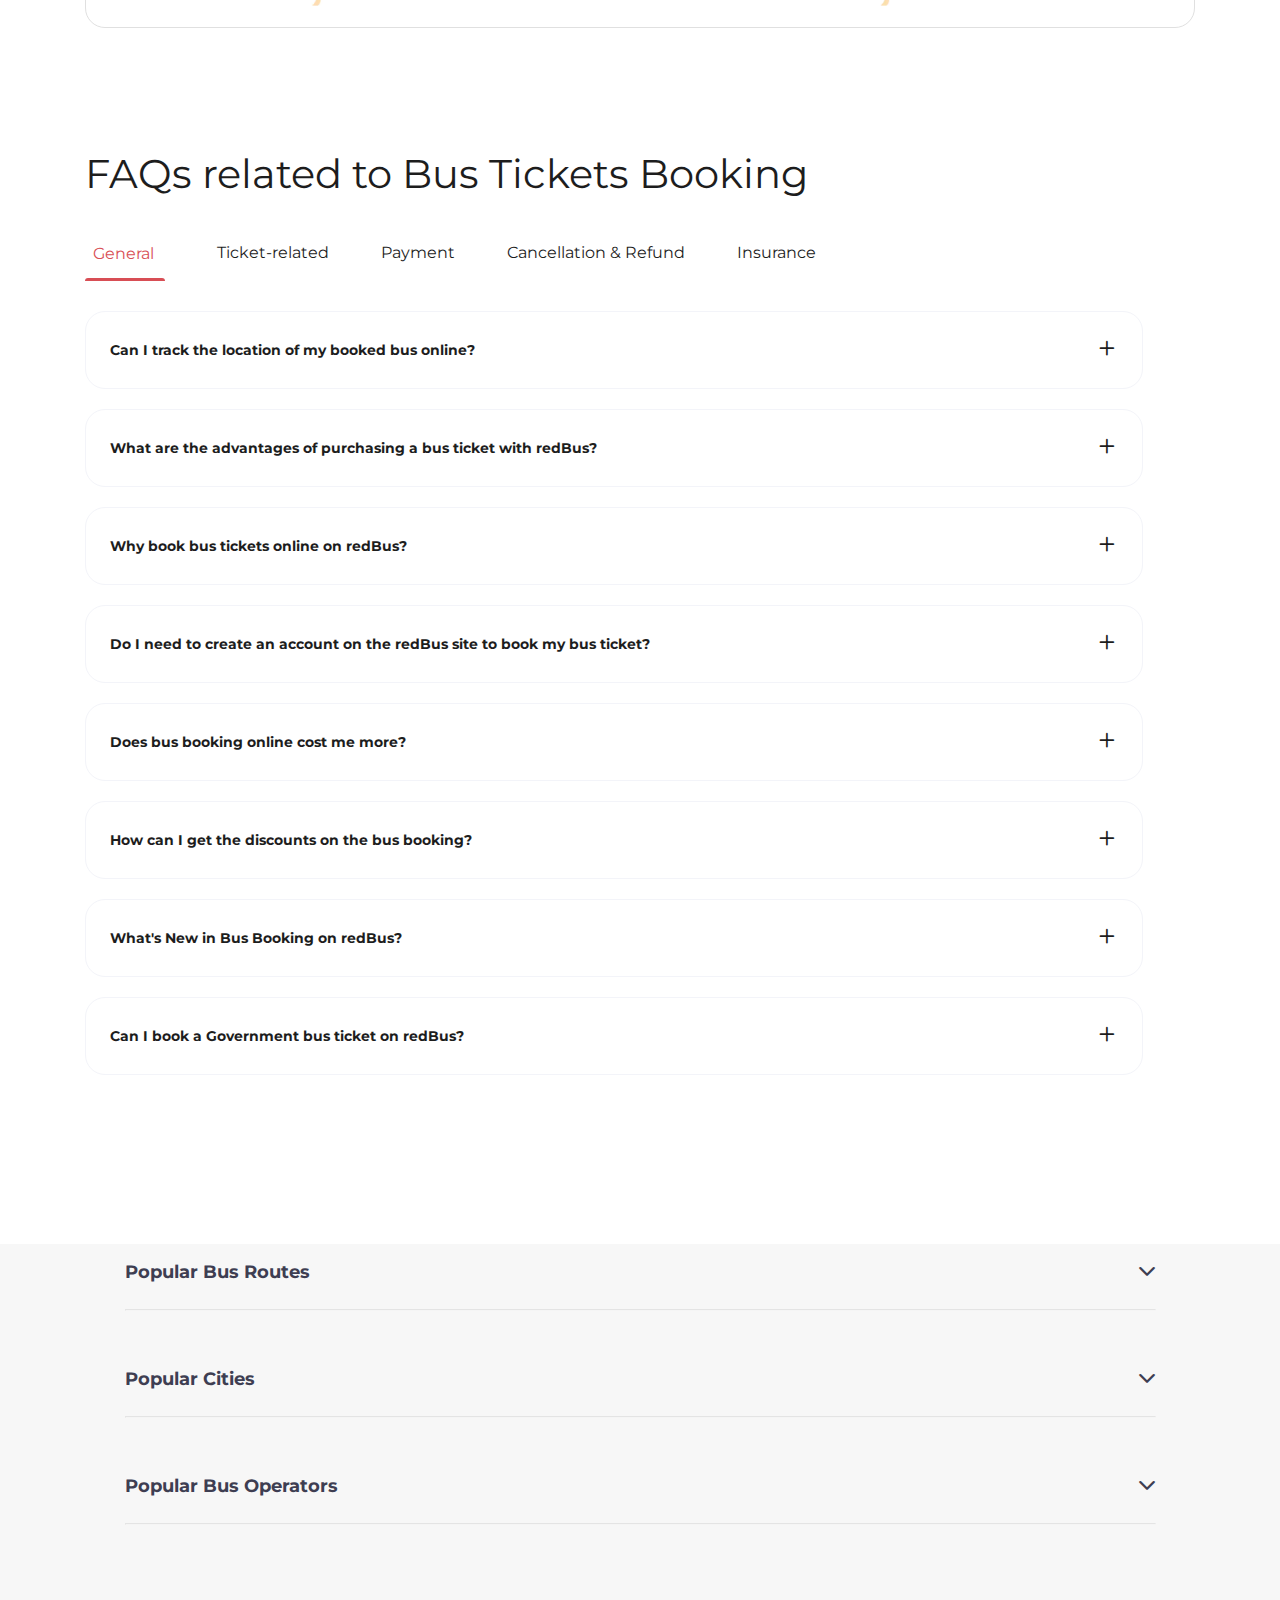
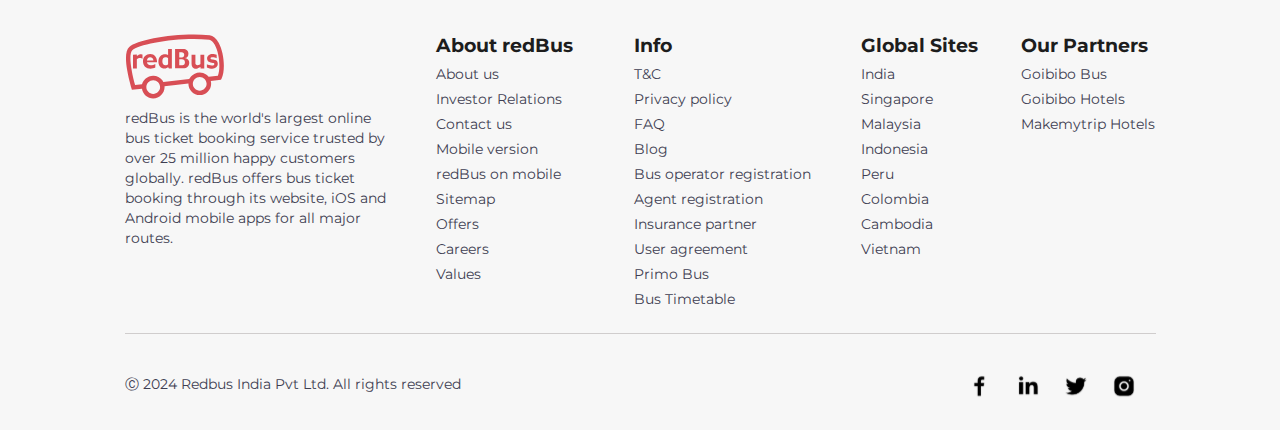
<file: bus.html>
<!DOCTYPE html>
<html lang="en">

<head>

    <title>redbus clone</title>
    <link rel="stylesheet" href="css/style.css">
    <link rel="stylesheet" href="https://cdnjs.cloudflare.com/ajax/libs/font-awesome/6.5.2/css/all.min.css" />
</head>

<body>
    <header>
        <div class="mid-header">
            <a href="index.html"> <img src="Image/rdc-redbus-logo.svg" alt=""></a>
            <div class="vertical-line"></div>
            <!--  -->
            <div class="trainbus-logo">
                <a href="index.html">
                    <div class="bus-logo">
                       <img src="Image/rdc-redbus-logo.svg" alt="">
                        <div> Bus Tickets</div>
                    </div>
                </a>
                <a href="railway.html">
                    <div class="train-logo">
                        <img src="Image/rail_vertical.svg" alt="">
                        <div> Train Tickets</div>
                        <span>₹80 off</span>
                    </div>
                </a>
            </div>
            <!-- end -->
            <div class="icon-box">

                <a class="headphone" href="">
                    <div class="help-icon">
                        <i class="fa-solid fa-headset"></i>
                        <span>Help</span>
                    </div>
                </a>

                <a class="Account" href="">
                    <div class="account-icon">
                        <i class="fa-regular fa-circle-user"></i>
                        <span>Account</span>
                        <i style="position: absolute;top: 14px;right: 7px;font-size: 9px;"
                            class="fa-solid fa-chevron-down"></i>
                    </div>
                </a>
            </div>



        </div>






    </header>
    <section>
        <div class="section-of-image">

            <div class="image-background">
                <h1> India's No. 1 Online Bus Ticket Booking Site</h1>
                <!--  -->
                <br>
                <br>
                <br>
                <br>

                <div class="form-box">
                    <div class="box1">
                        <label for=""><i style="cursor: pointer;" class="fa-solid fa-bus-simple"></i></label>
                        <input autofocus required placeholder="From" type="text">
                    </div>
                    <div class="box1">
                        <label for=""><i style="cursor: pointer;" class="fa-solid fa-bus-simple"></i></label>
                        <input required placeholder="To" type="text">
                    </div>
                    <div style="width: 210px; padding-left: 15px;" class="box1">
                        <input required placeholder="To" type="date">
                    </div>
                    <div class="search-buses">
                        <button type="reset" id="search_button">SEARCH BUSES</button>
                    </div>



                    <div class="arrow-button">
                        <a href=""> <i style="font-size: 15px;color:gray;" class="fa-solid fa-right-left"></i></a>
                    </div>



                </div>


            </div>
            <!-- end -->
            <div class="discount-box">
                <div>
                    <div class="trading-offer">TRENDING OFFERS</div>
                    <a class="aner" href="https://www.redbus.in/info/OfferTerms" target="_blank"
                        class="OfferSection__ViewAllText-sc-16xojcc-1 eVcjqm">View All</a>
                </div>

                <div class="discount-coupun">
                    <div class="boxes boxes1">
                        <div><img style="border-radius: 50%; width: 72px;margin-top: 30px;" src="Image/tile-80X80.png"
                                alt=""></div>

                        <div class="copy-link">
                            <div>BUS</div>
                            <div>Save up to Rs 250 on bus tickets</div>
                            <div>Valid till 01 Jul</div>
                            <div>FIRST</div>
                            <img src="Image/copy.svg" alt="">
                        </div>


                    </div>
                    <!--  -->
                    <div class="boxes boxes2">
                        <div><img style="border-radius: 50%; width: 72px;margin-top: 30px;" src="Image/SUPERHIT.png"
                                alt=""></div>

                        <div class="copy-link">
                            <div>BUS</div>
                            <div> Save up to Rs 300 on AP, TS routes</div>
                            <div>Valid till 01 Jul</div>
                            <div>SUPERHIT</div>
                            <img src="Image/copy.svg" alt="">
                        </div>


                    </div>
                    <!-- end -->
                    <div class="boxes boxes3">
                        <div><img style="border-radius: 50%; width: 72px;margin-top: 30px;" src="Image/80x801.png"
                                alt=""></div>

                        <div class="copy-link">
                            <div>BUS</div>
                            <div> Save up to Rs 300 on Delhi, North, GJ, MP,</div>
                            <div>Valid till 01 Jul</div>
                            <div>BUS300</div>
                            <img src="Image/copy.svg" alt="">
                        </div>


                    </div>






                </div>



            </div>
        </div>
        <!-- end -->
        <div class="government-buses">
            <div style="height: 92px;">
                <h1>Government Buses</h1>
                <a href="https://www.redbus.in/online-booking/rtc-directory" target="_blank">View All</a>
            </div>
            <!--  -->
            <div class="box-header">
                <div class="boxof-1">
                    <div class="sceme">
                        <div style="width: 54px; height: 54px;"><img src="Image/15499.png" alt=""></div>
                        <div style="margin-left: 15px;">
                            <h1>RSRTC</h1>
                            <div class="green-mini">
                                <i class="fa-solid fa-star"></i>
                                <span style="color: white;font-size: 14px;">3.71</span>

                            </div>
                            <div class="hindi">राजस्थान स्टेट रोड ट्रांसपोर्ट कॉर्पोरशन</div>
                        </div>
                    </div>
                    <!-- end -->
                    <hr>
                    <div class="english-text">"6000"services including Deluxe,<br> Ordinary and more</div>
                    <div class="bottom-box">
                        <div
                            style="width: 250px;padding-bottom: 7px; gap: 7px;font-weight: 500; height: 100%; margin: auto;">

                            <img style="width: 22px;margin-top: 3px;" src="Image/rdc-redbus-logo.svg" alt="">
                            <span style="font-size: 13px;">Official booking partner of RSRTC</span>




                        </div>
                    </div>






                </div>
                <!-- end -->
                <div class="boxof-1">
                    <div class="sceme">
                        <div style="width: 54px; height: 54px;"><img src="Image/11044.png" alt=""></div>
                        <div style="margin-left: 7px;">
                            <h1 style="margin-right: 8px;">UPSRTC</h1>
                            <div class="green-mini">
                                <i class="fa-solid fa-star"></i>
                                <span style="color: white;font-size: 14px;">3.71</span>

                            </div>
                            <div class="hindi">उत्तर प्रदेश राज्य सड़क परिवहन निगम</div>
                        </div>
                    </div>
                    <!-- end -->
                    <hr>
                    <div class="english-text">"1738"services including <br> Janrath,Shatabdi and more</div>
                    <div class="bottom-box">
                        <div
                            style="width: 260px;padding-bottom: 7px; gap: 7px;font-weight: 500; height: 100%; margin: auto;">

                            <img style="width: 22px;margin-top: 3px;" src="Image/rdc-redbus-logo.svg" alt="">
                            <span style="font-size: 13px;">Official booking partner of UPSRTC</span>




                        </div>
                    </div>

                </div>
                <!-- end -->
                <div class="boxof-1">
                    <div class="sceme">
                        <div style="width: 54px; height: 54px;"><img src="Image/16227.png" alt=""></div>
                        <div style="margin-left: 18px;">
                            <h1>HRTC</h1>
                            <div class="green-mini">
                                <i class="fa-solid fa-star"></i>
                                <span style="color: white;font-size: 14px;">3.71</span>

                            </div>
                            <div class="hindi">हिमाचल रोड ट्रान्सपोर्ट कॉर्पोरेशन</div>
                        </div>
                    </div>
                    <!-- end -->
                    <hr>
                    <div class="english-text">"480"services including Himgaurav,<br> Himmani and more</div>
                    <div class="bottom-box">
                        <div
                            style="width: 260px;padding-bottom: 7px; gap: 7px;font-weight: 500; height: 100%; margin: auto;">

                            <img style="width: 22px;margin-top: 3px;" src="Image/rdc-redbus-logo.svg" alt="">
                            <span style="font-size: 13px;">Official booking partner of HRTC</span>




                        </div>
                    </div>

                </div>
            </div>
            <!--  -->
            <div class="box-header2">
                <div class="boxof-2">
                    <h2>Use code FIRST to save upto ₹250 (only for first time users)</h2>


                </div>
                <div class="boxof-2">
                    <h2>24*7 customer service (Call or chat)</h2>
                </div>
                <div class="boxof-2">
                    <h2>Use code FIRST to save upto ₹250 (only for first time users)</h2>
                </div>
            </div>




        </div>
        <!-- end gov buses -->
        <div class="railimg-opoint">
            <div class="left-railtext">
                <div class="now-get">
                    <h2>
                        NOW,
                        <b>GET MORE THAN JUST BUS</b>
                        TICKETS WITH REDBUS!
                    </h2>
                </div>
                <!--  -->
                <div class="small-box">
                    <img style="width: 50px;height: 48px;margin-left: 20px;" src="Image/rail_vertical.svg" alt="">
                    <div style="color:rgb(216, 78, 85);font-size: 16px;font-weight: 700;margin-top: 15px;">Train Tickets
                    </div>
                </div>
                <!--  -->
                <div class="authorisd">
                    <div class="text-light">Book IRCTC Train Tickets on redRail simple & superfast booking process with
                        no service fee + no payment gateway charge.</div>

                    <!--  -->
                    <div class="text-img1">
                        <img src="Image/railAuthorized.png" alt="">
                        <strong>Authorised IRCTC Partner</strong>
                    </div>
                    <!--  -->
                    <div class="text-img1">
                        <img src="Image/railHasslefree.svg" alt="">
                        <strong>Instant refunds on UPI payments</strong>
                    </div>
                    <!--  -->
                    <div class="text-img1">
                        <img src="Image/railrefunds.svg" alt="">
                        <strong>Hassle- free customer support</strong>
                    </div>
                    <!--  -->
                    <button style="width: 224px;height: 54px;border-radius: 15px;margin-top: 30px;font-size: 16px;">Book
                        Train Tickets <i class="fa-solid fa-arrow-right-long"></i></button>
                    <!--  -->






                </div>




            </div>
            <!--  -->
            <div class="rightimg-text">
                <img src="Image/aboutUsImg.svg" alt="">
                <img src="Image/railPop.png" alt="">
            </div>

        </div>
        <!-- end of the traintext  -->
        <div class="travelling-sect">
            <div class="enjoy-app">ENJOY THE APP!</div>
            <div class="scanner">
                <div class="quick-acces">
                    <div class="tick-sign">
                        <img src="Image/tick.svg" alt="">
                        <p>Quick access</p>
                    </div>
                    <div class="tick-sign">
                        <img src="Image/tick.svg" alt="">
                        <p>Superior live tracking</p>
                    </div>
                    <!--  -->
                    <div class="downloader-50m">
                        <div class="leftrating">
                            <div>4.6
                                <i style="font-size: 13px;" class="fa-solid fa-star"></i>
                            </div>
                            <text style="font-weight: 400;font-size: 14px;">50M+ downloads</text><br>
                            <div style="margin-top: 5px;"> <b style="font-weight: 600;font-size: 14px;"> Play Store</b>
                            </div>



                        </div>
                        <!--  -->
                        <hr style="height: 80px;opacity: 3.5;">
                        <!--  -->
                        <div class="leftrating">
                            <div>4.6
                                <i style="font-size: 13px;" class="fa-solid fa-star"></i>
                            </div>
                            <text style="font-weight: 400;font-size: 14px;">50M+ downloads</text><br>
                            <div style="margin-top: 5px;"> <b style="font-weight: 600;font-size: 14px;"> Play Store</b>
                            </div>



                        </div>



                    </div>




                </div>
                <!-- quick acces end -->
                <div class="playstoreapple">
                    <div class="text-scan">
                        Scan to download
                        <img style="margin-top: 10px;" src="Image/qrCode.svg" alt="">
                    </div>
                    <!--  -->
                    <div class="text-scan2">
                        Download the App on
                        <a href="https://play.google.com/store/apps/details?id=in.redbus.android&hl=en_IN&gl=US&pli=1"><img
                                style="margin-top: 10px;" src="Image/playStore.svg" alt=""></a>
                        <a href="https://apps.apple.com/in/app/redbus-book-bus-train-tickets/id733712604"><img
                                style="margin-top: 10px;" src="Image/appStore.svg" alt=""></a>
                    </div>






                </div>
            </div>
        </div>
        <!-- end travelling bag image sectio end -->
        <div class="rising-star">
            <div class="blue-back">
                <div class="stopwatch-icon">
                    <div style="width: 60px;"><i style="font-size: 60px;color: #fff;"
                            class="fa-solid fa-stopwatch-20"></i></div>
                    <div>
                        <div>On Time</div>
                        <div style="font-size: 20px;font-weight: 400;line-height: 24px;">Punctual arrivals on <br> 95%
                            trips</div>
                    </div>


                </div>
                <!--  -->
                <div class="stopwatch-icon">
                    <div style="width: 60px;"><i style="font-size: 40px;color: #fff;"
                            class="fa-solid fa-hands-praying"></i></div>
                    <div>
                        <div>Friendly Staff</div>
                        <div style="font-size: 20px;font-weight: 400;line-height: 24px;">Always ready to help</div>
                    </div>


                </div>
                <!--  -->
                <div class="stopwatch-icon">
                    <div style="width: 60px;"><i style="font-size: 60px;color: #fff;" class="fa-regular fa-star"></i>
                    </div>
                    <div>
                        <div>Top Rated</div>
                        <div style="font-size: 20px;font-weight: 400;line-height: 24px;">Buses with 4+ star rating</div>
                    </div>


                </div>
                <!--  -->






            </div>


        </div>
        <!-- rising star image colm end -->

        <div class="flags-row">
            <div>GLOBAL PRESENCE</div>
            <div class="many-flags">
                <div class="flag1">
                    <img style="width: 128px;" src="Image/Colombia.svg" alt="">
                    <span>Colombia</span>
                </div>
                <!--  -->
                <div class="flag1">
                    <img style="width: 128px;" src="Image/India.svg" alt="">
                    <span>India</span>
                </div>
                <!--  -->
                <div class="flag1">
                    <img style="width: 128px;" src="Image/Indonesia.svg" alt="">
                    <span>Indonesia</span>
                </div>
                <!--  -->
                <div class="flag1">
                    <img style="width: 128px;" src="Image/Indonesia.svg" alt="">
                    <span>Indonesia</span>
                </div>
                <!--  -->
                <div class="flag1">
                    <img style="width: 128px;" src="Image/Malaysia.svg" alt="">
                    <span>Malaysia</span>
                </div>
                <!--  -->
                <div class="flag1">
                    <img style="width: 128px;" src="Image/Peru.svg" alt="">
                    <span>Peru</span>
                </div>
                <!--  -->
                <div class="flag1">
                    <img style="width: 128px;" src="Image/Singapore.svg" alt="">
                    <span>Singapore</span>
                </div>






            </div>

        </div>
        <!-- flag section end -->
        <div class="tickets-online">
            <div class="heading-loader">BOOK BUS TICKETS ONLINE</div>

            <div class="about-section">
                <p>redBus is India's largest brand for online bus ticket booking and offers an easy-to-use online bus
                    and <a style="color: blue;" href=""> train ticket</a> booking; with over 36 million satisfied
                    customers, 3500+ bus operators to choose from, and plenty of offers on bus ticket booking, redBus
                    makes road journeys super convenient for travellers. A leading platform for booking bus tickets,
                    redBus has been the leader in online bus booking over the past 17 years across thousands of cities
                    and lakhs of routes in India.</p>

                <p style="margin-top: 15px;">Booking a bus ticket online on the redBus app or website is very simple.
                    You can download the redBus app or visit redbus.in and enter your source, destination & travel date
                    to check the top-rated bus services available. You can then compare bus prices, user ratings &
                    amenities, select your preferred seat, boarding & dropping points and pay using multiple payment
                    options like UPI, debit or credit card, net banking and more. With redBus, get assured safe & secure
                    payment methods and guaranteed travel with the best s... <a style="color: blue;" href=""> Read
                        more</a></p>



            </div>
        </div>
        <!--  -->
        <div style=" margin-top: 180px;" class="tickets-online">
            <div class="heading-loader">Bus Booking redDeals on redBus</div>
            <p style="font-size: 1rem;
            font-weight: 500;
            line-height: 2rem;color: #4a4a4a;">Don't miss out on these incredible offers, book your bus tickets now and
                travel with convenience and affordability. Hurry, grab the best bus booking deals before they're gone!
            </p>
            <!--  -->

            <div class="unbeatable">
                <div>
                    <img src="Image/rdc-redbus-logo.svg" alt="">
                </div>
                <div class="exculisve">
                    <div>Unlock Unbeatable Exclusive
                        redDeals!
                        <span style="color: #d84e55;font-size: 1.75rem;"> 20% OFF</span>
                    </div>
                    <p>
                        <span style="color: #d84e55;font-size: 1rem;">3373</span>
                        Deals
                        <span style="border-right: 1px solid #000;
                          margin: 0 .5em;color: #4a4a4a;font-size: 14px;"></span>
                        <!--  -->
                        <span style="color: #d84e55;font-size: 1rem;">1480</span>
                        Bus Operators
                        <span style="border-right: 1px solid #000;
                          margin: 0 .5em;color: #4a4a4a;font-size: 14px;"></span>
                        <!--  -->
                        <span style="color: #d84e55;font-size: 1rem;">162128</span>
                        Routes
                    </p>
                </div>
                <button class="button-red">Book now</button>
            </div>
        </div>
        <!-- mid ceneter end -->


        <div class="last-sectionpoint">
            <div class="heading-loader">FAQs related to Bus Tickets Booking</div>
            <div class="contant5">
                <div class="general">
                    <div>General</div>
                    <div></div>
                </div>
                <!--  -->
                <div class="ticket-related">
                    <div>Ticket-related</div>
                    <div class="hoverline"></div>
                </div>
                <!--  -->
                <div class="ticket-related">
                    <div>Payment </div>
                    <div class="hoverline"></div>
                </div>
                <!--  -->
                <div class="ticket-related">
                    <div>Cancellation & Refund</div>
                    <div class="hoverline"></div>
                </div>
                <!--  -->
                <div class="ticket-related">
                    <div>Insurance</div>
                    <div class="hoverline"></div>
                </div>
            </div>
            <!-- containt5 end -->
            <div class="booked-bus">
                <div style="width:1005px;height: 20px;">
                    <span style="float: left;">Can I track the location of my booked bus online?</span>
                    <i style="float: right;font-size: 18px;font-weight: 400;line-height: 1;"
                        class="fa-solid fa-plus"></i>
                </div>
            </div>
            <!--  -->
            <div class="booked-bus">
                <div style="width:1005px;height: 20px;">
                    <span style="float: left;">What are the advantages of purchasing a bus ticket with redBus?</span>
                    <i style="float: right;font-size: 18px;font-weight: 400;line-height: 1;"
                        class="fa-solid fa-plus"></i>
                </div>
            </div>
            <!--  -->
            <div class="booked-bus">
                <div style="width:1005px;height: 20px;">
                    <span style="float: left;">Why book bus tickets online on redBus?</span>
                    <i style="float: right;font-size: 18px;font-weight: 400;line-height: 1;"
                        class="fa-solid fa-plus"></i>
                </div>
            </div>
            <!--  -->
            <div class="booked-bus">
                <div style="width:1005px;height: 20px;">
                    <span style="float: left;">Do I need to create an account on the redBus site to book my bus
                        ticket?</span>
                    <i style="float: right;font-size: 18px;font-weight: 400;line-height: 1;"
                        class="fa-solid fa-plus"></i>
                </div>
            </div>
            <!--  -->
            <div class="booked-bus">
                <div style="width:1005px;height: 20px;">
                    <span style="float: left;">Does bus booking online cost me more?</span>
                    <i style="float: right;font-size: 18px;font-weight: 400;line-height: 1;"
                        class="fa-solid fa-plus"></i>
                </div>
            </div>
            <!--  -->
            <div class="booked-bus">
                <div style="width:1005px;height: 20px;">
                    <span style="float: left;">How can I get the discounts on the bus booking?</span>
                    <i style="float: right;font-size: 18px;font-weight: 400;line-height: 1;"
                        class="fa-solid fa-plus"></i>
                </div>
            </div>
            <!--  -->
            <div class="booked-bus">
                <div style="width:1005px;height: 20px;">
                    <span style="float: left;">What's New in Bus Booking on redBus?</span>
                    <i style="float: right;font-size: 18px;font-weight: 400;line-height: 1;"
                        class="fa-solid fa-plus"></i>
                </div>
            </div>
            <!--  -->
            <div class="booked-bus">
                <div style="width:1005px;height: 20px;">
                    <span style="float: left;">Can I book a Government bus ticket on redBus?</span>
                    <i style="float: right;font-size: 18px;font-weight: 400;line-height: 1;"
                        class="fa-solid fa-plus"></i>
                </div>
            </div>

        </div>
    </section>
    <!-- section point end -->
    <footer>
        <div class="line-oneframe">
            <div class="routes">
                <span style="float: left;">Popular Bus Routes</span>
                <i style="float: right;" class="fa-solid fa-chevron-down"></i>
            </div>
            <hr>
            <!--  -->
            <div class="routes">
                <span style="float: left;">Popular Cities</span>
                <i style="float: right;" class="fa-solid fa-chevron-down"></i>
            </div>
            <hr>
            <!--  -->
            <div class="routes">
                <span style="float: left;">Popular Bus Operators</span>
                <i style="float: right;" class="fa-solid fa-chevron-down"></i>
            </div>
            <hr>




        </div>
        <!-- line-oneframe end -->
        <div class="enquairy-end">
            <div class="buslogo-enquairy">
                <img style="width: 100px;height: 65px;margin-bottom: 5px" src="Image/rdc-redbus-logo.svg" alt="">
                <div class="footer_text">redBus is the world's largest online bus ticket booking service trusted by over
                    25 million happy customers globally. redBus offers bus ticket booking through its website, iOS and
                    Android mobile apps for all major routes.</div>
            </div>
            <!--  -->
            <div class="aboutred-bus">
                <h3 style="margin-bottom: 7px;font-size: 19px;">About redBus</h3>
                <div class="ancertag">
                    <div class="bbbxxb"> <a href=""> About us</a></div>
                    <div class="bbbxxb"> <a href="">Investor Relations</a></div>
                    <div class="bbbxxb"> <a href="">Contact us</a></div>
                    <div class="bbbxxb"> <a href="">Mobile version</a></div>
                    <div class="bbbxxb"> <a href="">redBus on mobile</a></div>
                    <div class="bbbxxb"> <a href="">Sitemap</a></div>
                    <div class="bbbxxb"> <a href="">Offers</a></div>
                    <div class="bbbxxb"> <a href="">Careers</a></div>
                    <div class="bbbxxb"> <a href="">Values</a></div>
                 </div>
                </div>
                <!--  -->
                <div style="width: 188px;height: 300px;" class="aboutred-bus">
                    <h3 style="margin-bottom: 7px;font-size: 19px;">Info</h3>
                    <div class="ancertag">
                        <div class="bbbxxb"> <a href=""> T&C</a></div>
                        <div class="bbbxxb"> <a href="">Privacy policy</a></div>
                        <div class="bbbxxb"> <a href="">FAQ</a></div>
                        <div class="bbbxxb"> <a href="">Blog</a></div>
                        <div class="bbbxxb"> <a href="">Bus operator registration</a></div>
                        <div class="bbbxxb"> <a href="">Agent registration</a></div>
                        <div class="bbbxxb"> <a href="">Insurance partner</a></div>
                        <div class="bbbxxb"> <a href="">User agreement</a></div>
                        <div class="bbbxxb"> <a href="">Primo Bus</a></div>
                        <div class="bbbxxb"> <a href="">Bus Timetable</a></div>
                     </div>
                    </div>
                    <!--  -->
                    <div style="width: 120px;" class="aboutred-bus">
                        <h3 style="margin-bottom: 7px;font-size: 19px;">Global Sites</h3>
                        <div class="ancertag">
                            <div class="bbbxxb"> <a href="">India</a></div>
                            <div class="bbbxxb"> <a href="">Singapore</a></div>
                            <div class="bbbxxb"> <a href="">Malaysia</a></div>
                            <div class="bbbxxb"> <a href="">Indonesia</a></div>
                            <div class="bbbxxb"> <a href="">Peru</a></div>
                            <div class="bbbxxb"> <a href="">Colombia</a></div>
                            <div class="bbbxxb"> <a href="">Cambodia</a></div>
                            <div class="bbbxxb"> <a href="">Vietnam</a></div>
                         </div>
                        </div>
                        <!--  -->
                        <div style="width: 135px;" class="aboutred-bus">
                            <h3 style="margin-bottom: 7px;font-size: 19px;">Our Partners</h3>
                            <div class="ancertag">
                                <div class="bbbxxb"> <a href="">Goibibo Bus</a></div>
                                <div class="bbbxxb"> <a href="">Goibibo Hotels</a></div>
                                <div class="bbbxxb"> <a href="">Makemytrip Hotels</a></div>
                              
                             </div>
                            </div>
                            


        </div>
        <!-- end this page -->
         <div class="social-icons">
            <div>Ⓒ 2024 Redbus India Pvt Ltd. All rights reserved</div>
            <div>
                <a href="https://www.facebook.com/redBus.in/"><img width="24px" src="Image/social_facebook_new.svg" alt=""></a>
                <a href="https://www.linkedin.com/company/redbus_2/?originalSubdomain=in"><img width="24px" src="Image/social_linkedin_new.svg" alt=""></a>
                <a href="https://x.com/redBus_in/"><img width="24px" src="Image/social_twitter_new.svg" alt=""></a>
                <a href="https://www.instagram.com/accounts/login/?next=%2Fredbusindia%2F"><img width="24px" src="Image/social_instagram_new.svg" alt=""></a>
            </div>
         </div>
         <!--  -->
       








    </footer>

</body>

</html>
</file>
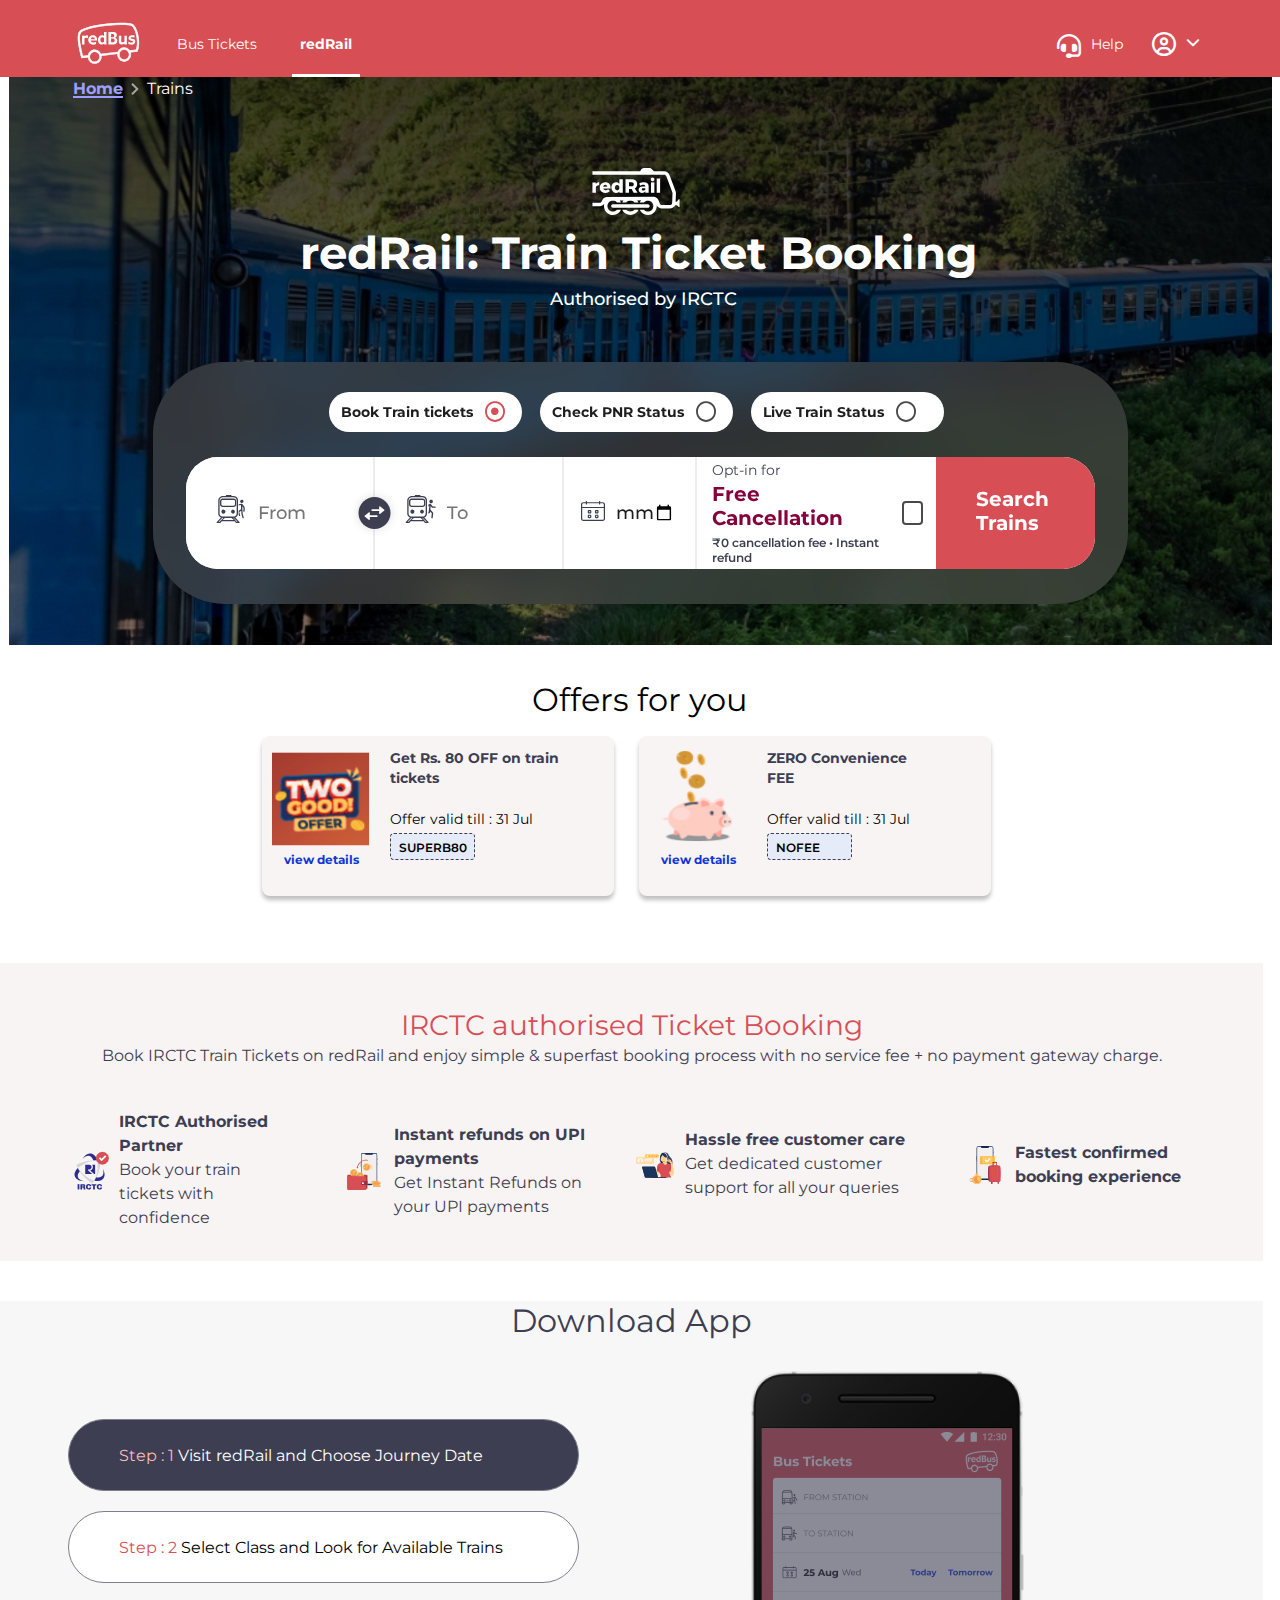
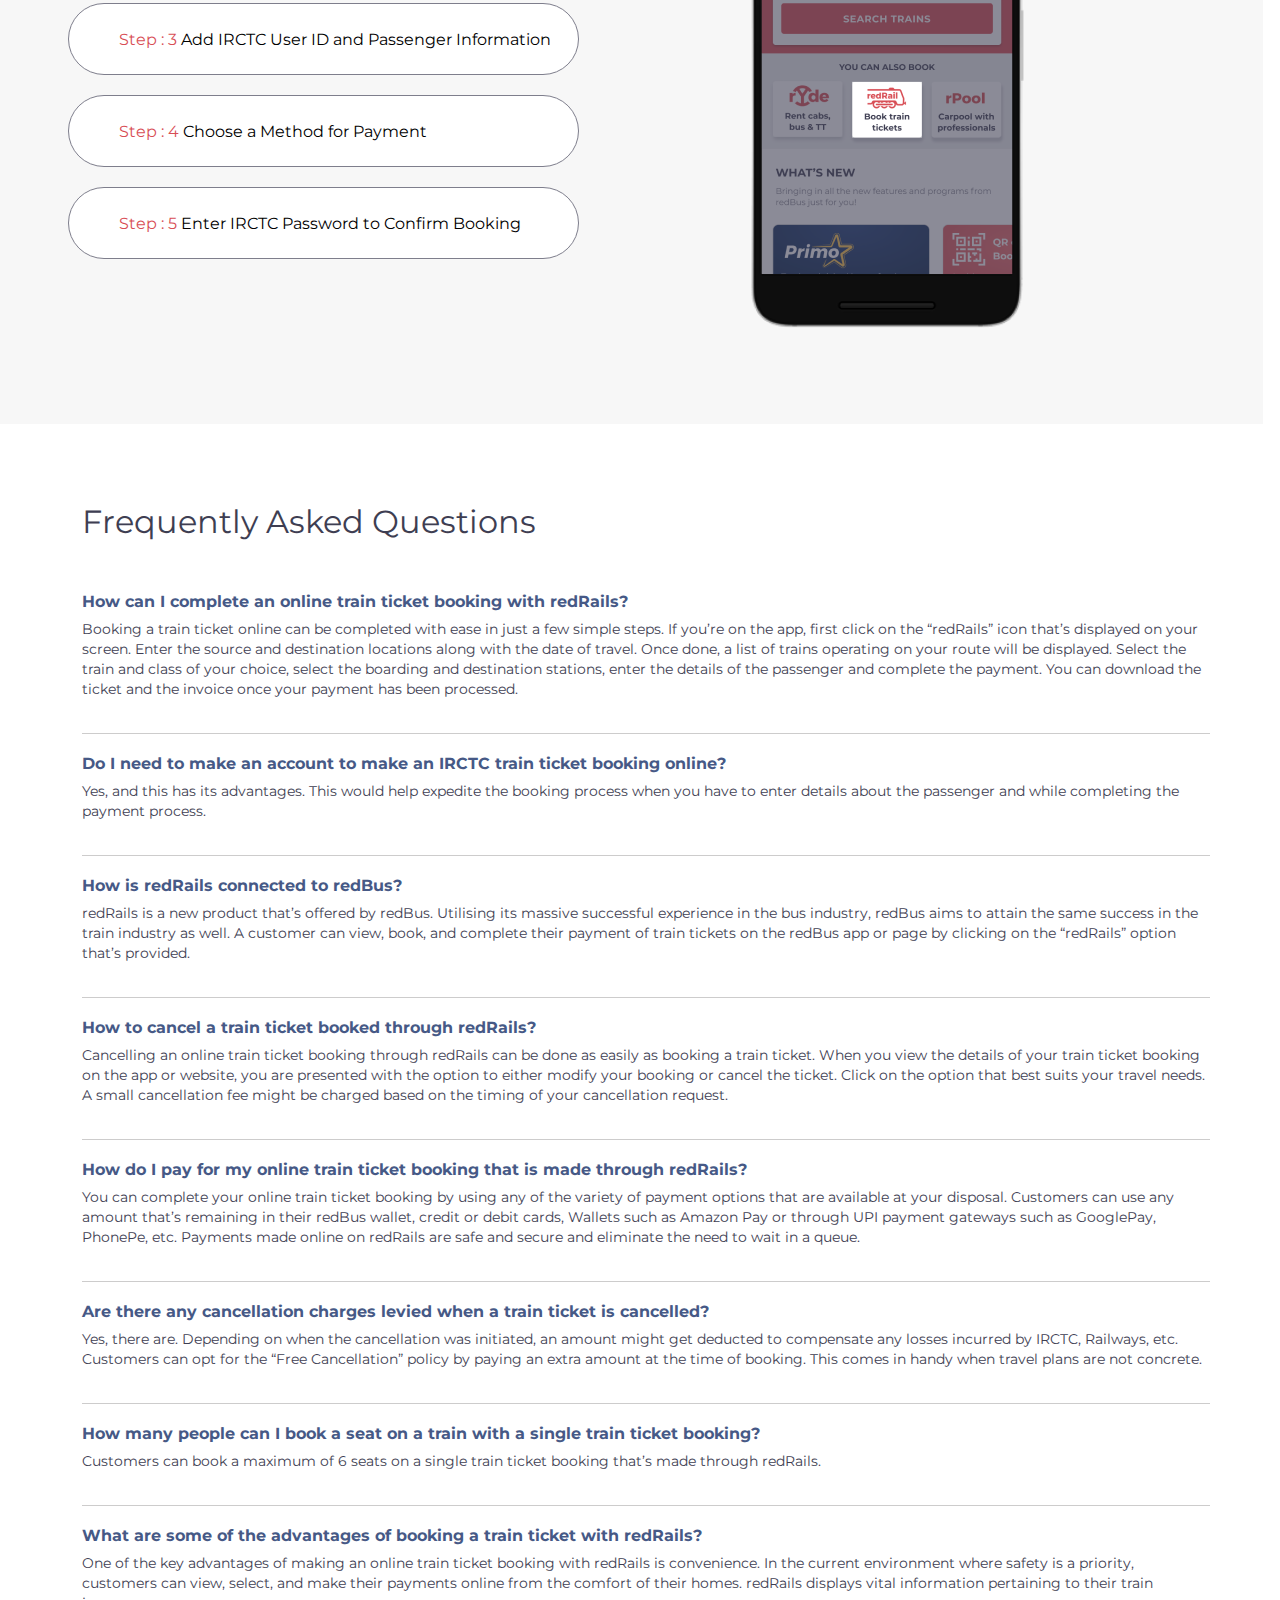
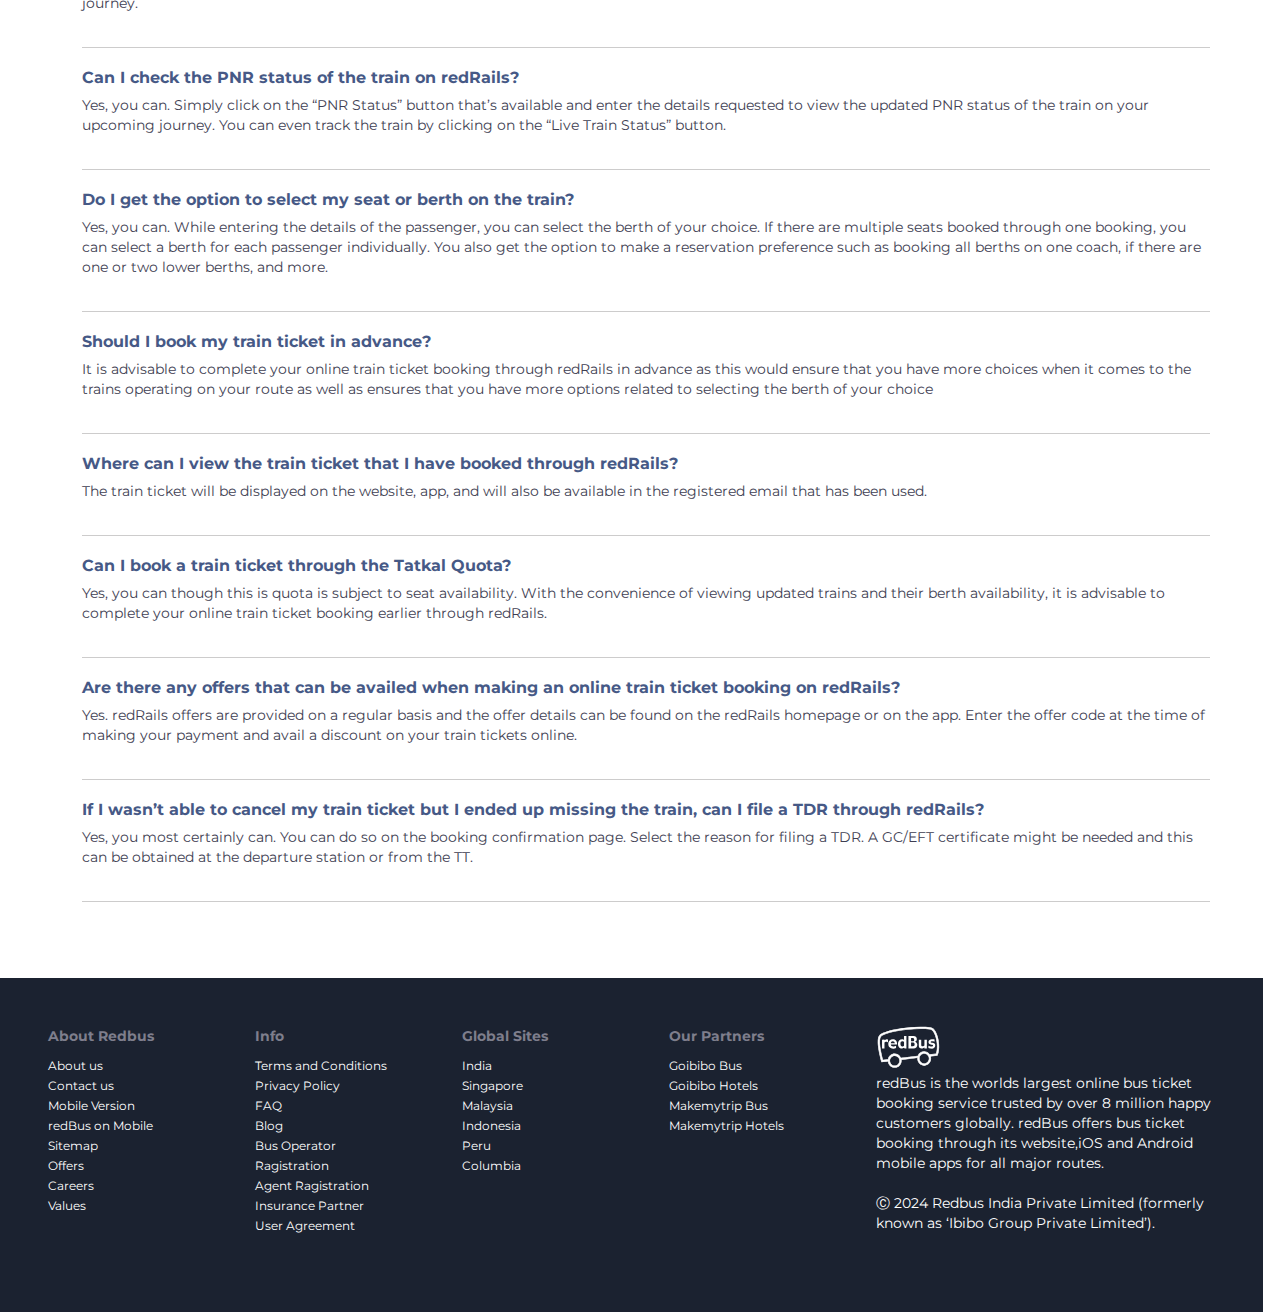
<file: railway.html>
<!DOCTYPE html>
<html lang="en">

<head>

    <title>redbus clone</title>
    <link rel="stylesheet" href="css/style.css">
    <link rel="stylesheet" href="https://cdnjs.cloudflare.com/ajax/libs/font-awesome/6.5.2/css/all.min.css" />
</head>

<body>
    <div class="header2">
        <div class="headermid-2">
            <div class="buslogo-heading">

                <a href="index.html"><img style=" width: 4.063rem; height: 2.625rem;margin-top: 8px;"
                        src="Image/rb_logo.svg" alt=""></a>

                <a style="padding: 20px 8px" href="bus.html">Bus Tickets</a>

                <a class="rail-highlight" href="railway.html">redRail</a>
            </div>
            <!--  -->
            <div class="helpanduser">
                <a href="">
                    <div class="headphonehelp">
                        <i class="fa-solid fa-headset"></i>
                        <div>Help</div>
                    </div>
                </a>
                <!--  -->
                <a href="">
                    <div class="userwitherow">
                        <i class="fa-regular fa-circle-user"></i>
                        <i style="font-size: 14px;margin-top: 3px;" class="fa-solid fa-chevron-down"></i>
                    </div>
                </a>
            </div>






        </div>
    </div>
    <!-- header point end -->
    <section>
        <div class="background-rail-img">
            <div class="home-train">
                <a href="">Home</a>
                <img height="24px" src="Image/chevron_right.svg" alt="">
                <div>Trains</div>
            </div>
            <!--  -->
            <div class="imgtext-form">
                <div class="rails-branding">
                    <img width="88px" src="Image/rails_logo_white.svg" alt="">
                    <div>redRail: Train Ticket Booking</div>
                    <span>Authorised by IRCTC</span>
                </div>
                <!-- uppr section end -->
                <div class="form-new">
                    <div class="ris-wrapper">
                        <div class="ris-selector">
                            <a href="">
                                <div class="radio-button">
                                    <p>Book Train tickets</p>
                                    <div class="with-heigh"> <i style="color: #d84e55;"
                                            class="fa-regular fa-circle-dot"></i>
                                    </div>

                                </div>
                            </a>
                            <!--  -->
                            <a href="">
                                <div class="radio-button">
                                    <p>Check PNR Status</p>
                                    <div class="with-heigh"> <i style="color: #4a4a4a;;"
                                            class="fa-regular fa-circle"></i>
                                    </div>

                                </div>
                            </a>
                            <!--  -->
                            <a href="">
                                <div class="radio-button">
                                    <p>Live Train Status</p>
                                    <div class="with-heigh"> <i style="color: #4a4a4a;;"
                                            class="fa-regular fa-circle"></i>
                                    </div>

                                </div>
                            </a>
                            <!--  -->
                        </div>
                    </div>
                    <!-- three button option end -->
                    <div class="sameformet-button">
                        <div style="z-index: 2;" class="from-imgrail">
                            <div><img width="32px" src="Image/train_src.svg" alt=""></div>
                            <input required placeholder="From" type="text">
                            <div class="exchange-logo">
                                <img src="Image/exchange_station.svg" alt="">
                            </div>
                        </div>
                        <!-- from section end  -->

                        <div style="z-index: 1;" class="from-imgrail">
                            <div><img width="32px" src="Image/train_dest.svg" alt=""></div>
                            <input required placeholder="To" type="text">

                        </div>
                        <!-- to section end -->
                        <div style="width: 133px;height: 112px;" class="from-imgrail">
                            <label for="date"><img style="width: 24px;margin-left: 17px;" src="Image/calendar_icon.svg"
                                    alt=""></label>
                            <input id="date" type="date">
                        </div>
                        <!-- end date section -->
                        <div class="three-box-form">
                            <div style="margin-left: 3px;width: 190px;">
                                <div class="optin_text">Opt-in for</div>
                                <div class="optin_head">Free <br> Cancellation</div>
                                <div class="optin_text_sub">₹0 cancellation fee • Instant <br> refund</div>
                            </div>
                            <!--  -->
                            <div class="checkbox"></div>






                        </div>
                        <!-- three-box-form end -->
                        <div class="last-box-search">
                            <a class="anchr-button" href="">Search <br> Trains</a>
                        </div>
                        <!-- search box end -->

                    </div>
                </div>
            </div>
        </div>

        <!-- background image section end -->
         <div class="offers-for-you">
            <h2>Offers for you</h2>
            <!--  -->
            <div class="boxes2-two">
                <div style="display: flex;" class="laphand">
                    <div style="width: 100px;height: 130px;margin: 12px 20px 14px 8px;">
                        <img style="width: 100px;height: 100px;" src="Image/download.png" alt="">
                        <div class="view_details">view details</div>
                    </div>
                    <!--  -->
                    <div class="containt-wrap-2">
                     <span >Get Rs. 80 OFF on train tickets</span>
                     <div style="font-size: 14px;">Offer valid till : 31 Jul</div>
                     <div class="offer_code">SUPERB80</div>
                    </div>
                    <!-- end -->




                </div>
                <!-- ------------------- -->
                <div style="display: flex;margin-left: 25px;" class="laphand">
                    <div style="width: 100px;height: 130px;margin: 12px 20px 14px 8px;">
                        <img style="width: 100px;height: 100px;" src="Image/download (1).png" alt="">
                        <div class="view_details">view details</div>
                    </div>
                    <!--  -->
                    <div class="containt-wrap-2">
                     <span >ZERO Convenience <br> FEE</span>
                     <div style="font-size: 14px;">Offer valid till : 31 Jul</div>
                     <div class="offer_code">NOFEE</div>
                    </div>
                    <!-- end -->




                </div>





            </div>







         </div>
         <!-- offers for you end -->


         <div class="irctc">
            <h2>IRCTC authorised Ticket Booking</h2>
            <p class="subheading">Book IRCTC Train Tickets on redRail and enjoy simple &amp; superfast booking process with no service fee + no payment gateway charge.</p>
            <!--  -->
            <div class="features-list">
                <div class="feature-card">
                    <div style="width:42px; height:67px;margin-top: 22px;">
                        <img width="42px" src="Image/partner_v2.svg" alt="">
                    </div>
                    <!--  -->
                    <div class="card-content">
                        <h4 class="card-heading">IRCTC Authorised Partner</h4>
                        <p style="color: #3e3e52;" class="card-subheading">Book your train tickets with confidence</p>
                    </div>
                </div>
                <!--end  -->
                <div style="width: 243px;" class="feature-card">
                    <div style="width:42px; height:67px;margin-top: 22px;">
                        <img width="42px" src="Image/refunds_v2.svg" alt="">
                    </div>
                    <!--  -->
                    <div style="width: 192px;" class="card-content">
                        <h4 style="margin-top: 13px;" class="card-heading">Instant refunds on UPI payments</h4>
                        <p style="color: #3e3e52;" class="card-subheading">Get Instant Refunds on your UPI payments</p>
                    </div>
                </div>
                <!-- end -->
                <div style="width: 282px;height: 96px;" class="feature-card">
                    <div style="width:42px; height:67px;margin-top: 39px;">
                        <img width="42px" src="Image/support_v2.svg" alt="">
                    </div>
                    <!--  -->
                    <div style="width: 228px;" class="card-content">
                        <h4 style="margin-top: 33px;" class="card-heading">Hassle free customer care</h4>
                        <p style="color: #3e3e52;" class="card-subheading">Get dedicated customer support for all your queries</p>
                    </div>
                </div>
                <!-- end -->
                <div style="width: 232px;height: 96px;" class="feature-card">
                    <div style="width:42px; height:67px;margin-top: 39px;">
                        <img width="42px" src="Image/booking_v2.svg" alt="">
                    </div>
                    <!--  -->
                    <div style="width: 228px;" class="card-content">
                        <h4 style="margin-top:46px;" class="card-heading">Fastest confirmed booking experience</h4>
                        
                    </div>
                </div>

            </div>











         </div>
         <!-- irctc end point -->


         <div class="tutorial-wrapper">

            <div class="tutorial-center">
                <h1 class="tutorial-heading">Download App</h1>
                <div class="tutorial-content">
                    <div class="steps-list">
                        <div class="current-step">
                            <span class="step-number">Step : 1</span>
                            <p>&nbsp;Visit redRail and Choose Journey Date</p>

                        </div>
                        <!--  -->
                        <div style="background-color: white;color: black;" class="current-step">
                            <span style="color: #d84e55;" class="step-number">Step : 2</span>
                            <p>&nbsp;Select Class and Look for Available Trains</p>

                        </div>
                        <!--  -->
                        <div style="background-color: white;color: black;" class="current-step">
                            <span style="color: #d84e55;" class="step-number">Step : 3</span>
                            <p>&nbsp;Add IRCTC User ID and Passenger Information</p>

                        </div>
                        <!--  -->
                        <div style="background-color: white;color: black;" class="current-step">
                            <span style="color: #d84e55;" class="step-number">Step : 4</span>
                            <p>&nbsp;Choose a Method for Payment</p>

                        </div>
                        <!--  -->
                        <div style="background-color: white;color: black;" class="current-step">
                            <span style="color: #d84e55;" class="step-number">Step : 5</span>
                            <p>&nbsp;Enter IRCTC Password to Confirm Booking</p>

                        </div>
                    </div>
                    <!-- step list end -->
                     <div class="steps-image-container">
                        <img src="Image/mob2_cont.png" alt="">
                     </div>
                </div>
            </div>










         </div>
         <!-- end this point -->

         <div class="faq-wrapper">
            <div class="faq-center">
                <h1 class="faq-heading">Frequently Asked Questions</h1>
            </div>
            <!--  -->
            <div class="faq-content">
                <h4 class="faq-question">How can I complete an online train ticket booking with redRails?</h4>
                <p class="faq-answer">Booking a train ticket online can be completed with ease in just a few simple steps. If you’re on the app, first click on the “redRails” icon that’s displayed on your screen. Enter the source and destination locations along with the date of travel. Once done, a list of trains operating on your route will be displayed. Select the train and class of your choice, select the boarding and destination stations, enter the details of the passenger and complete the payment. You can download the ticket and the invoice once your payment has been processed.</p>
                <!--  -->
                <h4 class="faq-question">Do I need to make an account to make an IRCTC train ticket booking online?</h4>
                <p class="faq-answer">Yes, and this has its advantages. This would help expedite the booking process when you have to enter details about the passenger and while completing the payment process.</p>
                <!--  -->
                <h4 class="faq-question">How is redRails connected to redBus?</h4>
                <p class="faq-answer">redRails is a new product that’s offered by redBus. Utilising its massive successful experience in the bus industry, redBus aims to attain the same success in the train industry as well. A customer can view, book, and complete their payment of train tickets on the redBus app or page by clicking on the “redRails” option that’s provided.</p>
                <!--  -->
                <h4 class="faq-question">How to cancel a train ticket booked through redRails?</h4>
                <p class="faq-answer">Cancelling an online train ticket booking through redRails can be done as easily as booking a train ticket. When you view the details of your train ticket booking on the app or website, you are presented with the option to either modify your booking or cancel the ticket. Click on the option that best suits your travel needs. A small cancellation fee might be charged based on the timing of your cancellation request.</p>
                <!--  -->
                <h4 class="faq-question">How do I pay for my online train ticket booking that is made through redRails?</h4>
                <p class="faq-answer">You can complete your online train ticket booking by using any of the variety of payment options that are available at your disposal. Customers can use any amount that’s remaining in their redBus wallet, credit or debit cards, Wallets such as Amazon Pay or through UPI payment gateways such as GooglePay, PhonePe, etc. Payments made online on redRails are safe and secure and eliminate the need to wait in a queue.</p>
                <!--  -->
                <h4 class="faq-question">Are there any cancellation charges levied when a train ticket is cancelled?</h4>
                <p class="faq-answer">Yes, there are. Depending on when the cancellation was initiated, an amount might get deducted to compensate any losses incurred by IRCTC, Railways, etc. Customers can opt for the “Free Cancellation” policy by paying an extra amount at the time of booking. This comes in handy when travel plans are not concrete.</p>
                <!--  -->
                <h4 class="faq-question">How many people can I book a seat on a train with a single train ticket booking?</h4>
                <p class="faq-answer">Customers can book a maximum of 6 seats on a single train ticket booking that’s made through redRails.</p>
                <!--  -->
                <h4 class="faq-question">What are some of the advantages of booking a train ticket with redRails?</h4>
                <p class="faq-answer">One of the key advantages of making an online train ticket booking with redRails is convenience. In the current environment where safety is a priority, customers can view, select, and make their payments online from the comfort of their homes. redRails displays vital information pertaining to their train journey.</p>
                <!--  -->
                <h4 class="faq-question">Can I check the PNR status of the train on redRails?</h4>
                <p class="faq-answer">Yes, you can. Simply click on the “PNR Status” button that’s available and enter the details requested to view the updated PNR status of the train on your upcoming journey. You can even track the train by clicking on the “Live Train Status” button.</p>
                <!--  -->
                <h4 class="faq-question">Do I get the option to select my seat or berth on the train?</h4>
                <p class="faq-answer">Yes, you can. While entering the details of the passenger, you can select the berth of your choice. If there are multiple seats booked through one booking, you can select a berth for each passenger individually. You also get the option to make a reservation preference such as booking all berths on one coach, if there are one or two lower berths, and more.</p>
                <!--  -->
                <h4 class="faq-question">Should I book my train ticket in advance?</h4>
                <p class="faq-answer">It is advisable to complete your online train ticket booking through redRails in advance as this would ensure that you have more choices when it comes to the trains operating on your route as well as ensures that you have more options related to selecting the berth of your choice</p>
                <!--  -->
                <h4 class="faq-question">Where can I view the train ticket that I have booked through redRails?</h4>
                <p class="faq-answer">The train ticket will be displayed on the website, app, and will also be available in the registered email that has been used.</p>
                <!--  -->
                <h4 class="faq-question">Can I book a train ticket through the Tatkal Quota?</h4>
                <p class="faq-answer">Yes, you can though this is quota is subject to seat availability. With the convenience of viewing updated trains and their berth availability, it is advisable to complete your online train ticket booking earlier through redRails.</p>
                <!--  -->
                <h4 class="faq-question">Are there any offers that can be availed when making an online train ticket booking on redRails?</h4>
                <p class="faq-answer">Yes. redRails offers are provided on a regular basis and the offer details can be found on the redRails homepage or on the app. Enter the offer code at the time of making your payment and avail a discount on your train tickets online.</p>
                <!--  -->
                <h4 class="faq-question">If I wasn’t able to cancel my train ticket but I ended up missing the train, can I file a TDR through redRails?</h4>
                <p class="faq-answer">Yes, you most certainly can. You can do so on the booking confirmation page. Select the reason for filing a TDR. A GC/EFT certificate might be needed and this can be obtained at the departure station or from the TT.</p>
            
            
            
            </div>
           
            
            
            
            
         </div>













    </section>

    <footer class="footer-wraper">
        <div class="about-redbus">
            <h3>About Redbus</h3>
            <ul class="footer-about-sect">
                <li>About us</li>
                <li>Contact us</li>
                <li>Mobile Version</li>
                <li>redBus on Mobile</li>
                <li>Sitemap</li>
                <li>Offers</li>
                <li>Careers</li>
                <li>Values</li>
             </ul>
        </div>
        <!--  -->
        <div class="about-redbus">
            <h3>Info</h3>
            <ul class="footer-about-sect">
                <li>Terms and Conditions</li>
                <li>Privacy Policy</li>
                <li>FAQ</li>
                <li>Blog</li>
                <li>Bus Operator</li>
                <li>Ragistration</li>
                <li>Agent Ragistration</li>
                <li>Insurance Partner</li>
                <li>User Agreement</li>
             </ul>
        </div>
        <!--  -->
        <div class="about-redbus">
            <h3>Global Sites</h3>
            <ul class="footer-about-sect">
                <li>India</li>
                <li>Singapore</li>
                <li>Malaysia</li>
                <li>Indonesia</li>
                <li>Peru</li>
                <li>Columbia</li>
               
             </ul>
        </div>
        <!--  -->
        <div class="about-redbus">
            <h3>Our Partners</h3>
            <ul class="footer-about-sect">
                <li>Goibibo Bus</li>
                <li>Goibibo Hotels</li>
                <li>Makemytrip Bus</li>
                <li>Makemytrip Hotels</li>
               
             </ul>
        </div>
       <!--  -->
        <div class="right-block">
            <div><img src="Image/rb_logo.svg" alt=""></div>
            <p>
                redBus is the worlds largest online bus ticket booking service trusted by over 8 million happy customers globally. redBus offers bus ticket booking through its website,iOS and Android mobile apps for all major routes.</p>

                 <br>
                <p>Ⓒ 2024 Redbus India Private Limited (formerly known as ‘Ibibo Group Private Limited’).</p>
        </div>





    </footer>









</body>

</html>
</file>
<file: css/style.css>
@import url('https://fonts.googleapis.com/css2?family=Montserrat:ital,wght@0,100..900;1,100..900&display=swap');


* {
  padding: 0px;
  margin: 0px;
  box-sizing: border-box;
  font-family: "Montserrat", sans-serif;
}

a {
  text-decoration: none;
  color: inherit;

}

header {
  width: 100%;
  height: 100px;
  box-shadow: 0px 86px 34px rgba(0, 0, 0, 0.01), 0px 48px 29px rgba(0, 0, 0, 0.03), 0px 5px 12px rgba(0, 0, 0, 0.05), 0px 0px 0px rgba(0, 0, 0, 0.05);
  position: sticky;
  top: 0;
  background-color: white;
  z-index: 1;
}

.mid-header {
  width: 1200px;
  height: 100px;
  margin: auto;
  display: flex;
  align-items: center;
}

.mid-header img {
  width: 80px;
  height: 48px;

}

.vertical-line {
  width: 1px;
  height: 20px;
  background-color: #e0e0e0;
  margin: 0px 54px 0px 64px;
}

.trainbus-logo {
  width: 224px;
  height: 73px;
  display: flex;
}

.bus-logo {
  width: 104px;
  height: 73px;
  background-color: #d84e55;
  border-radius: 8px;
  display: flex;
  flex-direction: column;
  justify-content: center;
  align-items: center;
  gap: 7px;
  margin-right: 10px;


}

.bus-logo img {
  height: 20px;
  filter: brightness(0) invert(1);
}

.bus-logo div {
  color: #fff;
  font-weight: 500;
  font-size: 14px;
}



.icon-box {
  width: 224px;
  height: 73px;
  flex-grow: 1;
  display: flex;
  justify-content: end;
  align-items: center;
  gap: 20px;

}

.train-logo {
  width: 108px;
  height: 73px;
  display: flex;
  flex-direction: column;
  justify-content: center;
  align-items: center;
  gap: 7px;
  border-radius: 8px;
  position: relative;

}

.train-logo img {
  height: 20px;
  width: 35px;
  filter: grayscale(1) brightness(0);
}

.train-logo div {
  color: #1d1d1d;
  font-weight: 500;
  font-size: 14px;
}

.train-logo:hover img {
  filter: none;
}

.train-logo:hover {
  background-color: #f0f0f0;
}

.train-logo span {
  font-size: 11px;
  color: #FFFFFF;
  padding: 2px 4px;
  background-color: #60B681;
  border-radius: 7px;
  position: absolute;
  top: 4px;
  right: -5px;
}

.help-icon {
  width: 83px;
  height: 34px;
  display: flex;
  align-items: center;
  gap: 7px;
  border-radius: 7px;
  padding-left: 9px;
  margin-left: 4px;

}

.icon-box i {
  font-size: 22px;
}

.icon-box span {
  width: 33px;
  height: 17px;
  color: #1D1D1D;
  font-size: 14px;
}

.account-icon {
  width: 114px;
  height: 34px;
  display: flex;
  align-items: center;
  gap: 7px;
  position: relative;
  border-radius: 7px;
  padding-left: 8px;
}

.headphone:hover .help-icon {
  background-color: #F0f0f0;
}

.Account:hover .account-icon {
  background-color: #F0f0f0;
}

.image-background {
  background: url(../Image/WebHomeBanner1.png);
  width: 100%;
  height: 520px;
  background-size: cover;
  position: relative;


}

.image-background h1 {
  color: rgb(255, 255, 255);
  font-size: 32px;
  font-style: normal;
  font-weight: 700;
  line-height: normal;
  position: absolute;
  top: 47px;
  display: flex;
  justify-content: center;
  width: 100%;
}

.section-of-image {
  width: 100%;
  height: 836px;
}

.form-box {
  width: 993px;
  height: 112px;
  display: flex;
  align-items: center;
  position: absolute;
  margin-left: 127px;
  margin-top: 50px;
  border-radius: 32px;
  overflow: hidden;
  box-shadow: rgba(0, 0, 0, 0.05) 0px 5px 12px, rgba(0, 0, 0, 0.05) 0px 0px 0px;
  background: rgb(255, 255, 255);

}

.box1 {
  width: 270px;
  height: 100%;
  border-right: 1px solid rgb(218, 217, 217);
  display: flex;
  align-items: center;
  position: relative;



}

.box1 i {
  font-size: 24px;
  margin-left: 32px;
  margin-right: 15px;
}

.box1 input {
  border: none;
  font-weight: 500;
  font-size: 18px;
  color: rgb(29, 29, 29);
  width: 150px;
  outline: none;
  background: transparent;

}

.arrow-button {
  width: 40px;
  height: 40px;
  border: 1px solid rgb(218, 217, 217);
  border-radius: 32px;
  position: absolute;
  background-color: white;
  left: 250px;
  right: 36;
  display: flex;
  justify-content: center;
  align-items: center;
}

.arrow-button:hover {
  box-shadow: 0px 0px 2px 0px #aaa;
}

.search-buses {
  width: 243px;
  height: 100%;
  background-color: rgb(216, 78, 85);
  display: flex;
  justify-content: center;
  align-items: center;


}

button {
  font-weight: 700;
  font-size: 20px;
  line-height: 24px;
  color: rgb(255, 255, 255);
  border: none;
  background: rgb(216, 78, 85);
  ;

}

.discount-box {
  width: 1160px;
  height: 312px;
  border-radius: 30px;
  position: absolute;
  top: 565px;
  left: 50px;
  background-color: white;
  padding: 32px;
  box-shadow: rgba(0, 0, 4, 0.05) 0px 5px 12px, rgba(0, 0, 4, 0.05) 0px 0px 0px;


}

.trading-offer {
  font-weight: 400;
  font-size: 32px;
  line-height: 39px;
  color: #4a4a4a;
}

.discount-box a {
  float: right;
  color: blue;
  border: 1px solid rgb(158, 157, 157);
  ;
  padding: 10px 24px;
  border-radius: 20px;


}

.trading-offer {
  float: left;
}

.aner:hover {
  box-shadow: rgba(0, 0, 4, 0.05) 0px 5px 12px, rgba(0, 0, 4, 0.05) 0px 0px 0px;
}

.discount-coupun {
  width: 1096px;
  height: 180px;
  margin-top: 70px;
  display: flex;
  justify-content: space-between;
}

.copy-link {
  margin-top: 8px;
}

.boxes {
  width: 350px;
  height: 100%;
  border-radius: 25px;
  padding: 16px;
  display: flex;
  cursor: pointer;

}

.boxes1 {
  background-image: linear-gradient(119deg, rgb(12, 57, 139) -6.92%, rgb(62, 118, 216) 109.43%);
  display: flex;
  gap: 20px;

}

.boxes2 {
  background-image: linear-gradient(71.04deg, rgb(72, 0, 4) -6.92%, rgb(216, 78, 85) 109.43%);
  display: flex;
  gap: 20px;
}

.boxes3 {
  background-image: linear-gradient(71.04deg, rgb(14, 113, 67) -6.92%, rgb(115, 236, 179) 109.43%);
  display: flex;
  gap: 20px;
}

.copy-link :nth-child(1) {
  background: rgba(255, 255, 255, 0.2);
  border-radius: 1.25rem;
  padding: 0.25rem 0.5rem;
  width: fit-content;
  font-size: 12px;
  text-align: center;
  color: white;
  margin-bottom: 8px
}

.copy-link :nth-child(2) {
  font-size: 1rem;
  line-height: 1.5rem;
  font-weight: 700;
  max-height: 3rem;
  overflow: hidden;
  text-overflow: ellipsis;
  color: white;
  margin-bottom: 8px
}

.copy-link :nth-child(3) {
  font-size: 12px;
  line-height: 1rem;
  font-weight: 400;
  color: white;
  margin-bottom: 8px
}

.copy-link :nth-child(4) {
  border: 1px dashed rgb(255, 255, 255);
  border-radius: 0.25rem;
  background: rgba(255, 255, 255, 0.2);
  padding: 0.25rem 0.5rem;
  text-align: center;
  font-size: 12px;
  font-weight: 600;
  overflow: hidden;
  text-overflow: ellipsis;
  white-space: nowrap;
  color: white;
  float: left;
  margin-right: 15px;
}

.government-buses {
  width: 1178px;
  height: 352px;
  margin: auto;
}

.government-buses h1 {
  color: #1d1d1d;
  font-size: 40px;
  font-style: normal;
  font-weight: 400;
  line-height: normal;
  text-transform: uppercase;
  float: left;
}

.government-buses a {
  color: rgb(16, 52, 217);
  font-weight: 600;
  border-radius: 1.5rem;
  border: 1px solid rgb(170, 170, 170);
  padding: 10px 24px;
  font-size: 18px;
  float: right;
}

.box-header {
  width: 1175px;
  height: 228px;
  display: flex;
  justify-content: space-between;
  position: absolute;
  bottom: -670px;


}

.boxof-1 {
  width: 380px;
  height: 200px;
  border-radius: 15px;
  background-color: white;
  box-shadow: 0 1px 12px 0 rgba(29, 29, 29, .1);
  cursor: pointer;

}

.box-header2 {
  width: 1175px;
  height: 240px;
  display: flex;
  justify-content: space-between;



}

.boxof-2 {
  width: 380px;
  height: 220px;
  background-color: #fae9ea;
  overflow: hidden;
  box-shadow: 0 1px 12px 0 rgba(29, 29, 29, .1);
  border-radius: 15px;
}

.boxof-2 h2 {
  width: 365px;
  height: 16px;
  color: #1d1d1d;
  font-size: 10px;
  text-align: center;
  padding-top: 202px;
}

.sceme {
  padding: 18px;
  width: 100%;
  height: 80px;
  display: flex;
}


.sceme h1 {
  font-weight: 700;
  font-size: 24px;
  color: #1d1d1d;
}

.green-mini {
  width: 53px;
  height: 24px;
  background-color: green;
  margin-left: 89px;
  border-radius: 8px;
  display: flex;
  justify-content: center;
  align-items: center;
  padding-right: 5px;

}

.green-mini i {

  margin-left: 5px;
  color: white;
  margin-right: 5px;
  font-size: 13px;

}

.hindi {
  color: rgb(111, 111, 111);
  font-size: 17px;
  font-weight: 500;
  margin-top: 4px;
  padding: 2px;
  display: -webkit-box;
  text-overflow: ellipsis;
  overflow: hidden;
  -webkit-box-orient: vertical;
  -webkit-line-clamp: 1;
  margin-right: -100px;

}

hr {
  opacity: 0.2;
}

.english-text {
  font-size: 16px;
  width: 100%;
  color: #4a4a4a;
  text-align: center;
  margin-top: 15px;
}

.bottom-box {
  width: 350px;
  height: 24px;
  margin: auto;
  border-radius: 8px;
  margin-top: 18px;
  background-color: #f2f2f8;
  ;
}

.railimg-opoint {
  width: 1200px;
  height: 626px;
  margin: auto;
  margin-top: 70px;
  display: flex;
  margin-right: 14px;
}

.left-railtext {
  width: 552px;
  height: 100%;
}

.now-get {
  width: 100%;
  height: 210px;
}

.now-get h2 {
  font-weight: 400;
  font-size: 2.5rem;
  line-height: 3.75rem;
  color: rgb(29, 29, 29);
  width: 34.5rem;
  margin: 0px;
}

.small-box {
  width: 224px;
  height: 60px;
  border-bottom: 3px solid rgb(216, 78, 85);
  display: flex;
  gap: 8px;
}

.authorisd {
  width: 552px;
  height: 324px;
  margin-top: 35px;
}

.text-light {
  width: 550px;
  height: 68px;
  font-size: 1rem;
  line-height: 2.125rem;
  color: rgb(29, 29, 29);
  margin-bottom: 1.5rem;
}

.text-img1 {
  width: 552px;
  height: 32px;
  display: flex;
  align-items: center;
  gap: 15px;
  margin-bottom: 15px;
}

.text-img1 img {
  width: 32px;
  height: 32px;
}

.text-img1 strong {
  color: #1D1D1D;
  font-size: 16px;
}

.rightimg-text {
  position: relative;
}

.rightimg-text :nth-child(2) {
  position: absolute;
  top: 0px;
  right: -70px;
}

.travelling-sect {
  width: 1031px;
  height: 418px;
  margin: auto;
  margin-top: 90px;
  background: url(../Image/appInstallbg.svg);
  background-size: cover;
  background-position: right center;
  border-radius: 48px;
  padding: 32px;

}

.enjoy-app {
  color: rgb(255, 255, 255);
  font-size: 2.5rem;
  line-height: 3rem;
}

.scanner {
  width: 967px;
  height: 274px;
  margin-top: 30px;
  display: flex;
}

.quick-acces {
  width: 376px;
  height: 274px;
  padding: 48px 32px 48px 32px;
  background-color: #ffffff;
  border-radius: 1rem;


}

.tick-sign {
  display: flex;
  font-size: 18px;
  line-height: 22px;
  gap: 10px;
  margin-bottom: 23px;
}

.downloader-50m {
  width: 100%;
  height: 105px;
  display: flex;
  justify-content: space-evenly;
}

.leftrating :nth-child(1) {
  font-size: 1.75rem;
  display: flex;
  align-items: center;
  gap: 5px;

  font-weight: 700;
}

.playstoreapple {
  width: 333px;
  height: 274px;
  margin-left: 60px;
  display: flex;
  justify-content: space-between;
}

.text-scan {
  width: 119px;
  font-size: 16px;
  font-weight: 700;
  line-height: 20px;
  margin-top: 40px;
  color: rgb(255, 255, 255);

}

.text-scan2 {
  width: 147px;
  font-size: 16px;
  font-weight: 700;
  line-height: 20px;
  margin-top: 40px;
  color: rgb(255, 255, 255);
}

.rising-star {
  width: 1200px;
  height: 552px;
  margin: auto;
  background-image: url(../Image/primoHome.svg);
  background-size: cover;
  border-radius: 2.5rem 2.5rem 2.5rem 2.5rem;
  margin-top: 180px;
}

.blue-back {
  width: 400px;
  height: 552px;
  margin-left: 800px;
  border-radius: 2.5rem 2.5rem 2.5rem 2.5rem;
  background-color: #233058;
  font-size: 28px;
  font-weight: 700;
  line-height: 36px;
  display: flex;
  flex-direction: column;
  justify-content: space-between;
}

.stopwatch-icon {
  width: 316px;
  height: 88px;
  margin: auto;
  display: flex;
  align-items: center;
  color: #fff;
  gap: 25px;
}

.flags-row {
  width: 1206px;
  height: 410px;
  font-size: 2.5rem;
  line-height: 3rem;
  color: rgb(29, 29, 29);
  font-weight: 500;
  margin: auto;
  margin-top: 300px;
}

.some-flag {
  box-shadow: inset 1px 1px 0 #aaa, inset 0 -1px 0 #aaa;
  width: 128px;
  height: 128px;

}

.many-flags {
  width: 1031px;
  height: 183px;
  display: flex;
  margin-top: 30px;
}

.flag1 {
  width: 172px;
  height: 183px;
  font-size: 20px;
  font-weight: 600;
  line-height: 1.5rem;
  color: rgb(29, 29, 29);
  padding: 0.6rem 2rem;
  display: flex;
  flex-direction: column;
  align-items: center;
  gap: 16px;
  cursor: pointer;
}

.flag1:hover span {
  background-color: rgba(0, 0, 0, 0.3);
}

.flag1 span {
  height: 50px;
  border-radius: 15px;
  padding: 8px;

}

.tickets-online {
  width: 1110px;
  height: 400px;
  margin: auto;
}

.heading-loader {
  color: #1d1d1d;
  font-size: 2.5rem;
  font-style: normal;
  font-weight: 400;
  line-height: 2.5rem;
  width: 1110px;
  height: 60px;
}

.heading-loader p {
  color: #1d1d1d;
  font-size: 1rem;
  font-weight: 400;
  line-height: 2rem;
}

.about-section {
  color: #1d1d1d;
  font-size: 1rem;
  font-weight: 400;
  line-height: 2rem;
}

.unbeatable {
  width: 100%;
  height: 165px;
  border: 1px solid #e0e0e0;
  margin: auto;
  background-image: url(../Image/redDeals_bg.webp);
  background-repeat: no-repeat;
  background-position: 50%;
  background-size: contain;
  border-radius: 20px;
  padding: 28px 24px;
  display: flex;
  align-items: center;
  margin-top: 25px;


}

.unbeatable img {
  width: 56px;
  height: 56px;
  margin-right: 35px;
  margin-left: 40px;

}

.exculisve {
  width: 700px;
  height: 100px;
  margin-top: 25px;
}

.exculisve :nth-child(1) {
  font-size: 1.5rem;
  font-weight: 600;
  color: #4a4a4a;
  margin-bottom: 16px;
}

.exculisve p {
  font-weight: 600;
  width: 100%;
  height: 19px;
  color: #4a4a4a;
  font-size: 14px;
}

.button-red {
  background-color: #d84e55;
  font-weight: 600;
  color: #fff;
  border-radius: 8px;
  width: 140px;
  height: 45px;
  font-size: 14px;
  margin-left: 15px;

}

.last-sectionpoint {
  width: 1110px;
  height: 1050px;
  margin: auto;
  margin-top: 40px;
}

.contant5 {
  width: 1110px;
  height: 51px;
  font-size: 1rem;
  line-height: 1.5rem;
  color: #1d1d1d;
  display: flex;
  gap: 12px;
  margin-top: 16px;
  margin-bottom: 30px;


}

.general :nth-child(1) {
  color: #d84e55;
  font-size: 1rem;
  line-height: 1.5rem;
  margin: .75rem .5rem;
  cursor: pointer;

}

.general :nth-child(2) {
  border-bottom: 3px solid #d84e55;
  border-radius: 3px 3px 0 0;
  width: 80px;
}

.ticket-related {
  margin-top: 11px;
  margin-left: 40px;
  cursor: pointer;
  padding-bottom: 9px;
}

.ticket-related:hover .hoverline {
  border-bottom: 3px solid rgb(218, 216, 216);
  border-radius: 3px 3px 0 0;


}

.booked-bus {
  width: 1058px;
  height: 78px;
  border: 1px solid #f3f4f9;
  border-radius: 20px;
  padding: 28px 24px;
  cursor: pointer;
  color: #1d1d1d;
  font-size: 14px;
  line-height: 20px;
  font-weight: 700;
  margin-bottom: 20px;
}

footer {
  background-color: #f7f7f7;
  width: 100%;
  height: 786px;
}

.line-oneframe {
  width: 1031px;
  height: 390px;
  margin: auto;
  margin-top: 10px;
}

.routes {
  width: 1031px;
  height: 65px;
  padding-top: 18px;
  padding-bottom: 15px;
  margin-top: 40px;
  font-size: 1.125rem;
  font-weight: 700;
  line-height: 1.25rem;
  color: #3e3e52;
}

.enquairy-end {
  width: 1031px;
  height: 300px;
  margin: auto;
  display: flex;
  justify-content: space-between;
  border-bottom: 1px solid rgb(208, 205, 205);
}

.buslogo-enquairy {
  width: 272px;
  height: 300px;
}

.footer_text {
  font-size: 14px;
  color: #3e3e52;
  line-height: 20px;
}

.aboutred-bus {
  width: 158px;
  height: 300px;
  font-size: 1.125rem;
  color: #1d1d1d;

}

.ancertag {
  font-size: 14px;
  color: #3e3e52;
  line-height: 20px;


}

.bbbxxb {
  margin-bottom: 5px;
}

.social-icons {
  width: 1031px;
  height: 24px;
  margin: 40px auto;
  display: flex;
  justify-content: space-between;
  color: #3e3e52;
  line-height: 20px;
  font-size: 14px;
  font-weight: 400;

}

.social-icons img {
  margin-right: 20px;

}

/* --------------------------------------------------------------------------------------- */


.header2 {
  width: 100%;
  height: 77px;
  position: sticky;
  width: 100%;
  top: 0;
  left: 0;
  background: #d84e55;
  position: fixed;
  top: 0;
  left: 0;
  z-index: 244;
}

.headermid-2 {
  width: 1128px;
  height: 63px;
  margin: auto;
  margin-top: 14px;
  display: flex;
  justify-content: space-between;
  color: #ffffff;
  line-height: 1.25rem;
  font-weight: 400;
  font-size: 0.875rem;
  align-items: center;

}

.buslogo-heading {
  width: 284px;
  height: 100%;
  display: flex;
  justify-content: space-between;
}

.helpanduser {
  width: 147px;
  height: 60px;
  display: flex;
  align-items: center;
  justify-content: space-between;
  gap: 29px;
}

.rail-highlight {
  font-weight: 700;
  border-bottom: 3px solid white;
  padding: 20px 8px;
}

.helpanduser i {
  width: 24px;
  height: 24px;
  font-size: 24px;
}

.headphonehelp {
  display: flex;
  gap: 10px;

}

.userwitherow {
  display: flex;
  gap: 10px;
}

.background-rail-img {
  width: 1263px;
  height: 568px;
  margin: auto;
  background: linear-gradient(6deg, rgba(0, 0, 0, 0.5), rgba(0, 0, 0, 0.8)), url(../Image/main-background.png);
  background-size: cover;
  margin-top: 77px;


}

.home-train {
  width: 1128px;
  height: 21px;
  display: flex;
  margin-top: 22px;
  margin-left: 64px;
}

.home-train a {
  font-size: 16px;
  font-weight: 700;
  color: #9f9eff;
  /* border-bottom: 2px solid #9f9eff; */
  line-height: 24px;
  border-bottom: 2px solid #9f9eff;
  padding: 0px;
}

.home-train div {
  color: white;
  font-weight: 400;
  font-size: 16px;
  line-height: 24px;
}

.imgtext-form {
  width: 975px;
  height: 568px;
  margin: auto;
}

.rails-branding {
  width: 680px;
  height: 147px;
  margin: 40px auto;
  margin-top: 70px;


}

.rails-branding img {
  margin-left: 292px;
  margin-bottom: 6px;
}

.rails-branding div {
  font-size: 45px;
  color: #ffffff;
  font-weight: 700;
  margin-bottom: 6px;
}

.rails-branding span {
  font-size: 18px;
  color: #ffffff;
  font-weight: 500;
  line-height: 27px;
  margin-left: 250px;
}

.form-new {
  width: 975px;
  height: 242px;
  border-radius: 72px;
  background: rgba(92, 92, 92, .48);
  box-shadow: 0 4px 12px 0 rgba(0, 0, 0, .24);
  backdrop-filter: blur(25px);
  padding: 0 2rem 2rem;
  margin-top: 47px;
}

.ris-wrapper {
  width: 650px;
  height: 40px;
  margin: 2rem 0 1.5rem;
  margin-left: 127px;

}

.radio-button {
  width: 193px;
  height: 40px;
  background-color: #ffffff;
  padding: 8px 12px;
  display: flex;
  gap: 12px;
  align-items: center;
  font-size: 14px;
  font-weight: 700;
  color: #1d1d1d;
  border-radius: 100px;
  margin-top: 30px;
}

.with-heigh {
  font-size: 20px;
}

.ris-selector {
  display: flex;
  align-items: center;
  justify-content: space-evenly;
}

.sameformet-button {
  width: 909px;
  height: 112px;
 
  margin: auto;
  margin-top: 55px;
  border-radius: 32px;
  overflow: hidden;
  background-color: white;
  display: flex;
}

.from-imgrail {
  width: 189px;
  height: 112px;
  border-right: 2px solid rgb(237, 235, 235);
  background-color: white;
  display: flex;
  align-items: center;
  gap: 10px;
  position: relative;



}

.from-imgrail input {
  border: hidden; font-size: 1.125rem;
  line-height: 1rem;
  color: #1d1d1d;
  font-weight: 500;
  width: 60px;
  outline: none;
}
.from-imgrail div{
  font-size: 32px;
  margin-left: 30px;
}
.exchange-logo img{
  position: absolute;
  top: 32px;
  left: 164px;
  cursor: pointer;
}
.three-box-form{
  width: 239px;
  height: 112px;
  display: flex;
  justify-content: center;
  align-items: center;

}
.last-box-search{
  width:159px;
  height: 112px;
  background-color: #d84e55;
  padding: 30px 40px ;
}
.optin_text{
  color: #3e3e52;
  font-size: 14px;

}
.optin_head{
  font-size: 20px;
  color: #86003e;
  font-weight: 700;
  margin-top: 3px;
}
.optin_text_sub{
  font-size: 12px;
  color: #3e3e52;
  font-weight: 600;
  margin-top: 5px;
}
.checkbox{
  width: 1.3rem;
  height: 1.5rem;
  border: 2px solid #4a4a4a;
  border-radius: 4px;
}
.anchr-button{
  font-size: 1.25rem;
  color: white;
  font-weight: 700;
  line-height: 24px;
}
.offers-for-you{
  width: 1128px;
  height:248px;
  margin:35px auto;
}
.offers-for-you>h2{
  font-weight: 400;
    font-size: 2rem;
    line-height: 2.5rem;
    margin-top: 0;
    margin-bottom: 1rem;
    color: var(--clr-gray-2);
    text-align: center;
}
.boxes2-two{
  width: 756px;
  height: 192px;
  margin: auto;
  display: flex;
}
.laphand{
  width: 352px;
  height: 160px;
  box-shadow: 0 4px 4px rgba(0, 0, 0, .25);
  border-radius: 8px;
  background: #f8f4f4;
  cursor: pointer;
}
.view_details{
  font-weight: 700;
    font-size: 12px;
    line-height: 15px;
    text-transform: lowercase;
    color: #1034d9;
    margin-left: 14px
}
.containt-wrap-2{
  width: 212px;
  height: 132px;
  display: flex;
  flex-direction: column;
  justify-content: space-between;
  margin-top: 12px;
}
.containt-wrap-2 span{
  font-weight: 700;
    font-size: 14px;
    line-height: 20px;
    color: #3e3e52;
    margin-bottom: 1rem;
}
.offer_code{
  font-size: 12px;
  padding: 6px 8px 4px;
  background: #e5ebf8;
  border: 1px dashed #3e3e52;
  box-sizing: border-box;
  border-radius: 4px;
  margin-bottom: 20px;
  margin-right: 10px;
    width: 85px;
    font-weight: 600;
}
.irctc{
  width: 1263px;
  height: 298px;
 background-color:#f8f4f4;
 padding: 40px;

}
.irctc h2{
  font-size: 1.75rem;
    font-weight: 400;
    line-height: 2.25rem;
    color: #d84e55;;
    margin: .25rem 0;
    text-align: center;
    margin-bottom: 3px;
   
}
.subheading{
  text-align: center;
  color: #3e3e52;
  font-size: 16px;
  margin-bottom: 45px;
}
.features-list{
  width: 1128px;
  height: 126px;
  
 
  margin: auto;
  display: flex;
  justify-content: space-between;
  
}
.feature-card{
  width: 227px;
  height: 126px;
  display: flex;
  align-items: center;
 
 
}
.card-content{
  width: 174px;
  height: 126px;
  font-size: 1rem;
  line-height: 1.5rem;
  margin: .125rem 0;
  margin-left: 9px;
}
.card-content h4{
 
    color: #3e3e52;
}
.tutorial-wrapper{
  width: 1263px;
  height: 723px;
  background-color: #f7f7f7;
}
.tutorial-center{
  width: 1128px;
  height: 710px;
  margin: auto;
  margin-top: 40px;
}
.tutorial-heading{
  font-weight: 400;
    font-size: 2rem;
    line-height: 2.5rem;
    color: #3e3e52;
    text-align: center;
}
.tutorial-content{
  width: 1128px;
  height: 617px;
  display: flex;
}
.steps-list{
  width: 511px;
  height: 440px;
  display: flex;
  flex-direction: column;
  justify-content: space-between;
  margin-top: 78px;
}
.current-step{
  background: #3e3e52;
  width: 511px;
  height: 72px;
  border-radius: 12.5rem;
  display: flex;
  align-items: center;
  border: 1px solid #7e7e8c;
  color: #fff;
  cursor: pointer;
}
.step-number{
  color: #fab9bc;
  margin-left: 50px;
}
.steps-image-container{
  width: 617px;
  height: 617px;
 
}
.faq-wrapper{
  width: 1263px;
  height: 2154px;
  background-color: #fff;
  padding: 3rem 5.10rem 6rem;
}
.faq-heading{
  font-weight: 400;
    font-size: 2rem;
    line-height: 2.5rem;
    color: #3e3e52;
    margin-top: 30px;
}
.faq-content{
  width: 1128px;
  height: 1917px;
  margin-top: 50px;
}
.faq-question{
  color: #465986;
  word-spacing: 0cap;
 
 
 

}
.faq-answer{
  font-weight: 400;
    font-size: .875rem;
    line-height: 1.25rem;
    color: #3e3e52;
    margin-top: .5rem;
    padding-bottom: 34px;
    border-bottom: 1px solid rgb(205, 204, 204);
    margin-bottom: 20px;
}
.footer-wraper{
  width: 1263px;
  height: 334px;
  background-color: #1b2230;
  padding: 48px 48px;
  display: flex;
  justify-content: space-between;
}
.about-redbus{
  width: 158px;
  height: 238px;
}
.about-redbus h3{
  font-size: .875rem;
  font-weight: 700;
  color: #7e7e8c;
  line-height: 1.25rem;
  margin-bottom: 10px;
}
.footer-about-sect{
  color: #ffffff;
  text-decoration: none;
  font-size: .75rem;
  line-height: 1.25rem;
  list-style: none;
  cursor: pointer;
}
.right-block{
  width: 339px;
  height: 238px;
  font-size: 14px;
    line-height: 1.25rem;
    font-weight: 400;
    color: #ffffff;
}
.right-block img{
  width: 65px;
  height: 42px;
}
</file>
